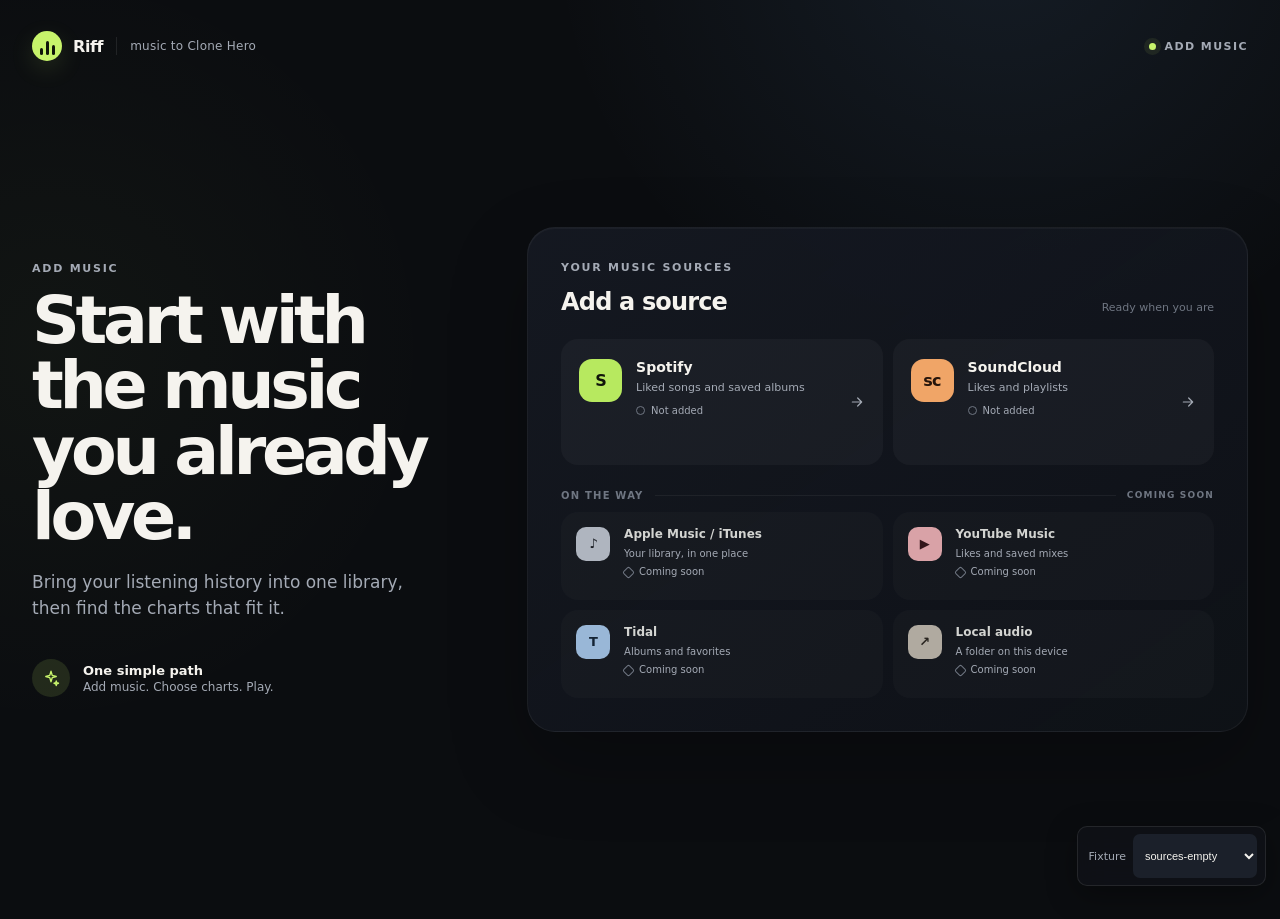
<file: prototype-2/index.html>
<!doctype html>
<html lang="en">
<head>
  <meta charset="utf-8">
  <meta name="viewport" content="width=device-width, initial-scale=1">
  <meta name="color-scheme" content="dark">
  <title>Riff - Visual Prototype 2</title>
  <link rel="icon" href="data:,">
  <link rel="stylesheet" href="styles.css">
</head>
<body>
  <a class="skip-link" href="#main-content">Skip to content</a>
  <div id="app"></div>
  <div id="announcer" class="sr-only" aria-live="polite"></div>
  <script src="fixtures.js"></script>
  <script src="app.js"></script>
</body>
</html>
</file>
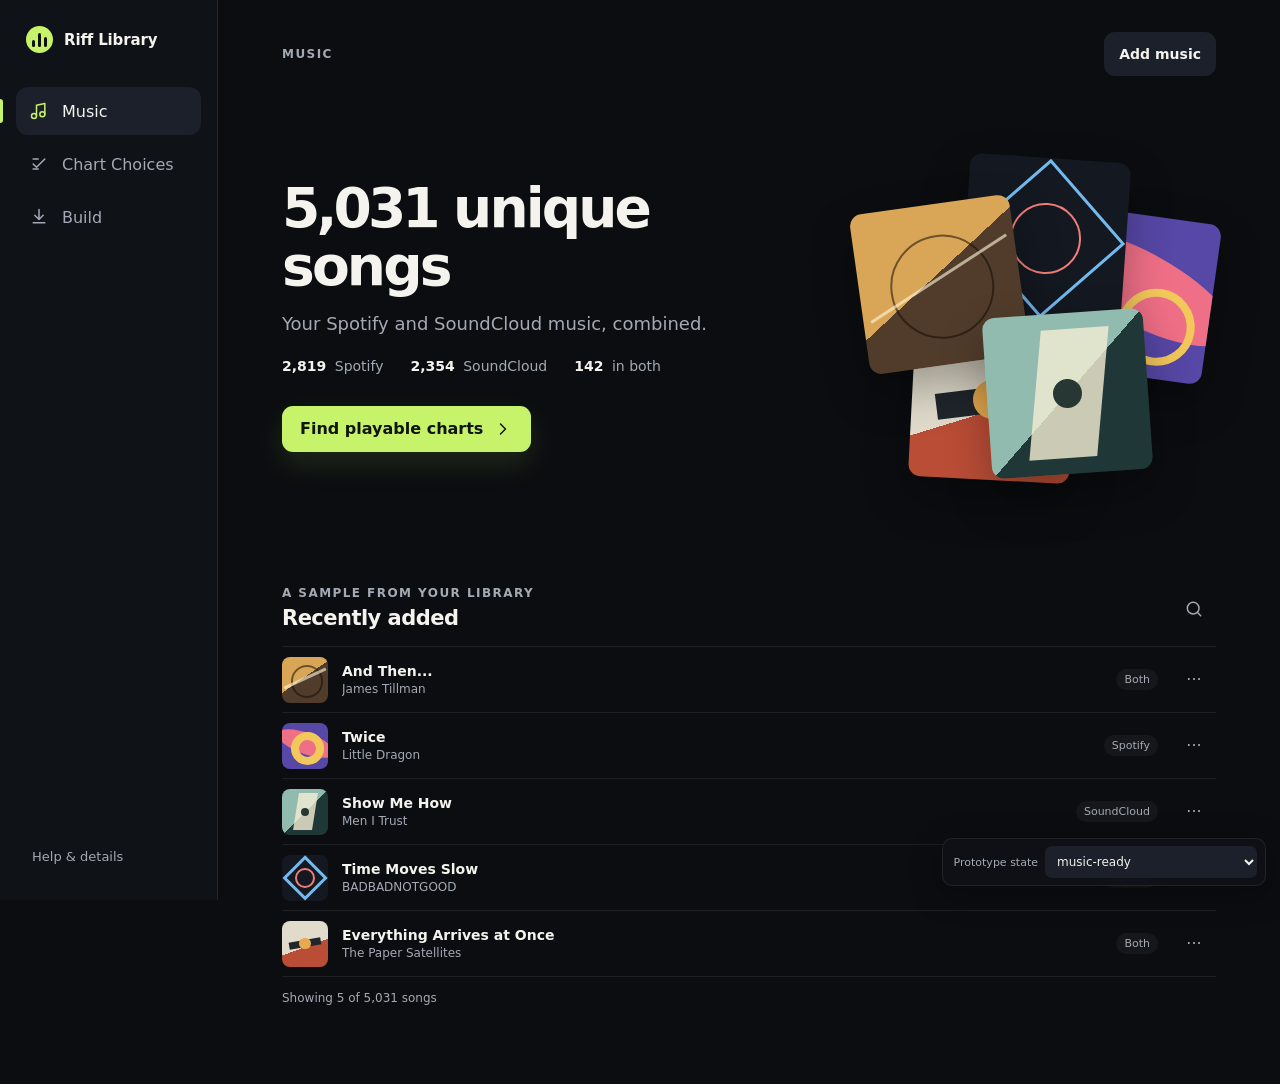
<file: prototype/index.html>
<!doctype html>
<html lang="en">
<head>
  <meta charset="utf-8">
  <meta name="viewport" content="width=device-width, initial-scale=1">
  <meta name="color-scheme" content="dark">
  <title>Music to Clone Hero - Visual Prototype 1</title>
  <link rel="icon" href="data:,">
  <link rel="stylesheet" href="styles.css">
</head>
<body>
  <a class="skip-link" href="#main-content">Skip to content</a>
  <div id="app"></div>
  <div id="announcer" class="sr-only" aria-live="polite"></div>
  <script src="fixtures.js"></script>
  <script src="app.js"></script>
</body>
</html>
</file>
<file: prototype-2/styles.css>
:root {
  color-scheme: dark;
  --canvas: #0b0d10;
  --deep: #0f1217;
  --raised: #151922;
  --hover: #1b202a;
  --text: #f5f3ee;
  --muted: #a4aab5;
  --faint: #6f7682;
  --accent: #c7f36b;
  --accent-soft: rgba(199, 243, 107, .12);
  --info: #78b7ff;
  --warning: #e8b35b;
  --danger: #ff6b70;
  --hairline: rgba(255, 255, 255, .09);
  --hairline-soft: rgba(255, 255, 255, .055);
  --content-width: 1240px;
  --radius: 22px;
  font-family: "Segoe UI Variable", "Segoe UI", system-ui, sans-serif;
}

* { box-sizing: border-box; }

html {
  min-width: 320px;
  background: var(--canvas);
  scroll-behavior: smooth;
}

body {
  min-width: 320px;
  min-height: 100vh;
  margin: 0;
  overflow-x: hidden;
  background:
    radial-gradient(circle at 78% -8%, rgba(120, 183, 255, .09), transparent 28rem),
    radial-gradient(circle at 4% 38%, rgba(199, 243, 107, .035), transparent 24rem),
    var(--canvas);
  color: var(--text);
}

button, input { font: inherit; }
button { color: inherit; }
button, input { -webkit-tap-highlight-color: transparent; }
button { cursor: pointer; }
button:focus-visible, input:focus-visible, summary:focus-visible, a:focus-visible {
  outline: 3px solid var(--info);
  outline-offset: 3px;
}

svg {
  width: 20px;
  height: 20px;
  flex: 0 0 auto;
  fill: none;
  stroke: currentColor;
  stroke-width: 1.8;
  stroke-linecap: round;
  stroke-linejoin: round;
}

h1, h2, h3, p { overflow-wrap: anywhere; }
h1, h2, h3, p { margin-top: 0; }

.sr-only {
  position: absolute;
  width: 1px;
  height: 1px;
  padding: 0;
  overflow: hidden;
  clip: rect(0, 0, 0, 0);
  white-space: nowrap;
  border: 0;
}

.skip-link {
  position: fixed;
  z-index: 100;
  top: -80px;
  left: 16px;
  min-height: 44px;
  display: inline-flex;
  align-items: center;
  padding: 12px 16px;
  border-radius: 10px;
  background: var(--accent);
  color: #10150a;
  font-weight: 750;
}

.skip-link:focus { top: 16px; }

.app-shell { min-height: 100vh; }

.topbar {
  width: min(100% - 64px, 1340px);
  min-height: 92px;
  display: flex;
  align-items: center;
  justify-content: space-between;
  gap: 24px;
  margin: 0 auto;
  padding: 22px 0;
}

.brand {
  display: flex;
  align-items: center;
  min-width: 0;
  gap: 11px;
}

.brand-mark {
  width: 30px;
  height: 30px;
  display: flex;
  align-items: flex-end;
  justify-content: center;
  gap: 3px;
  padding: 6px 6px;
  border-radius: 50%;
  background: var(--accent);
  box-shadow: 0 8px 24px rgba(199, 243, 107, .13);
}

.brand-mark i {
  display: block;
  width: 3px;
  border-radius: 4px;
  background: #10150a;
}

.brand-mark i:nth-child(1) { height: 7px; }
.brand-mark i:nth-child(2) { height: 14px; }
.brand-mark i:nth-child(3) { height: 10px; }

.brand-name {
  font-size: 16px;
  font-weight: 760;
  letter-spacing: -.025em;
}

.brand-divider {
  width: 1px;
  height: 18px;
  margin: 0 2px;
  background: var(--hairline);
}

.brand-context {
  color: var(--muted);
  font-size: 12px;
  letter-spacing: .02em;
}

.stage-label {
  display: inline-flex;
  align-items: center;
  gap: 9px;
  color: var(--muted);
  font-size: 11px;
  font-weight: 750;
  letter-spacing: .13em;
  text-transform: uppercase;
}

.stage-pip {
  width: 7px;
  height: 7px;
  display: block;
  border-radius: 50%;
  background: var(--accent);
  box-shadow: 0 0 0 5px rgba(199, 243, 107, .08);
}

.main-content {
  min-height: calc(100vh - 92px);
  padding: 25px 32px 76px;
}

.stage-section {
  width: min(100%, var(--content-width));
  margin: 0 auto;
}

.overline {
  margin: 0 0 13px;
  color: var(--muted);
  font-size: 11px;
  font-weight: 800;
  letter-spacing: .16em;
  line-height: 1.2;
  text-transform: uppercase;
}

.button {
  min-height: 48px;
  display: inline-flex;
  align-items: center;
  justify-content: center;
  gap: 10px;
  border: 0;
  border-radius: 13px;
  padding: 0 19px;
  font-size: 14px;
  font-weight: 720;
  line-height: 1.2;
  text-decoration: none;
  transition: transform .16s ease, background .16s ease, color .16s ease, box-shadow .16s ease;
}

.button:hover:not(:disabled) { transform: translateY(-1px); }
.button svg { width: 17px; height: 17px; }

.button.primary {
  background: var(--accent);
  color: #10150a;
  box-shadow: 0 13px 32px rgba(199, 243, 107, .12);
}

.button.primary:hover { background: #d5ff7d; }

.button.secondary {
  background: var(--hover);
  color: var(--text);
}

.button.secondary:hover { background: #252b37; }

.button.quiet {
  background: transparent;
  color: var(--muted);
}

.button.quiet:hover { background: var(--hover); color: var(--text); }

.button:disabled { cursor: default; opacity: .42; }

.button-row {
  display: flex;
  flex-wrap: wrap;
  align-items: center;
  gap: 10px;
}

.icon-button {
  width: 44px;
  height: 44px;
  display: inline-grid;
  place-items: center;
  border: 0;
  border-radius: 50%;
  background: transparent;
  color: var(--muted);
}

.icon-button:hover { background: var(--hover); color: var(--text); }

.text-link {
  min-height: 44px;
  display: inline-flex;
  align-items: center;
  gap: 8px;
  width: max-content;
  max-width: 100%;
  padding: 0;
  border: 0;
  background: transparent;
  color: var(--muted);
  font-size: 13px;
  font-weight: 650;
}

.text-link:hover { color: var(--accent); }
.text-link svg { width: 16px; height: 16px; }

/* Small, abstract artwork keeps the prototype image-free and self-contained. */
.album-art {
  position: relative;
  display: block;
  flex: 0 0 auto;
  aspect-ratio: 1;
  overflow: hidden;
  background: #252b35;
}

.album-art::before, .album-art::after, .album-art > span { content: ""; position: absolute; display: block; }
.cover-1 { background: linear-gradient(145deg, #d9a657 0 46%, #513c2b 46%); }
.cover-1::before { width: 62%; height: 62%; left: 19%; top: 19%; border: 2px solid rgba(20, 12, 5, .55); border-radius: 50%; }
.cover-1::after { inset: 45% 0 auto; height: 3px; background: rgba(255, 245, 215, .62); transform: rotate(-25deg); }
.cover-2 { background: #5747a6; }
.cover-2::before { width: 130%; height: 45%; left: -12%; top: 22%; border-radius: 50%; background: #ef6f87; transform: rotate(20deg); }
.cover-2::after { width: 38%; height: 38%; right: 8%; bottom: 8%; border: 8px solid #f3c85b; border-radius: 50%; }
.cover-3 { background: linear-gradient(135deg, #90bbae, #90bbae 50%, #203737 50%); }
.cover-3::before { width: 42%; height: 80%; left: 30%; top: 10%; background: rgba(246, 239, 213, .8); transform: skew(-9deg); }
.cover-3::after { width: 18%; height: 18%; left: 41%; top: 41%; border-radius: 50%; background: #263734; }
.cover-4 { background: #141820; }
.cover-4::before { inset: 15%; border: 3px solid #73b9ee; transform: rotate(45deg); }
.cover-4::after { inset: 28%; border: 2px solid #f07d79; border-radius: 50%; }
.cover-5 { background: linear-gradient(160deg, #e0dbcb 0 55%, #ba4d36 55%); }
.cover-5::before { width: 70%; height: 16%; left: 15%; top: 42%; background: #20262c; transform: rotate(-10deg); }
.cover-5::after { width: 24%; height: 24%; left: 38%; top: 38%; border-radius: 50%; background: #e7aa4f; }
.cover-6 { background: linear-gradient(145deg, #234c49, #6fac86); }
.cover-6::before { width: 70%; height: 70%; left: 15%; top: 15%; border: 1px solid rgba(255, 255, 255, .55); border-radius: 50%; }
.cover-6::after { width: 2px; height: 100%; left: 50%; background: rgba(255, 255, 255, .45); transform: rotate(35deg); }
.cover-7 { background: linear-gradient(135deg, #bc4559, #351a35); }
.cover-7::before { width: 70%; height: 70%; left: -20%; top: 15%; border: 9px solid #efbb68; border-radius: 50%; }
.cover-7::after { width: 30%; height: 30%; right: 10%; top: 10%; border: 3px solid #e7d9b9; }
.art-small { width: 46px; border-radius: 10px; }

/* Opening source drawer */
.source-stage {
  min-height: calc(100vh - 175px);
  display: grid;
  grid-template-columns: minmax(270px, .72fr) minmax(0, 1.28fr);
  align-items: center;
  gap: clamp(42px, 7vw, 104px);
}

.source-intro { max-width: 470px; }
.source-intro h1 { margin-bottom: 21px; font-size: clamp(44px, 5.2vw, 72px); font-weight: 690; letter-spacing: -.065em; line-height: .98; }
.lead-copy { color: var(--muted); font-size: 17px; line-height: 1.5; }
.source-intro .lead-copy { max-width: 390px; margin-bottom: 38px; }

.journey-note {
  display: flex;
  align-items: center;
  gap: 13px;
  width: max-content;
  max-width: 100%;
  color: var(--muted);
}

.journey-note-mark {
  width: 38px;
  height: 38px;
  display: grid;
  place-items: center;
  border-radius: 50%;
  background: var(--accent-soft);
  color: var(--accent);
}

.journey-note-mark svg { width: 18px; height: 18px; }
.journey-note > span:last-child { display: grid; gap: 2px; }
.journey-note strong { color: var(--text); font-size: 13px; }
.journey-note small { font-size: 12px; }

.source-drawer {
  min-width: 0;
  padding: clamp(23px, 3vw, 33px);
  border: 1px solid var(--hairline-soft);
  border-radius: 28px;
  background: linear-gradient(145deg, rgba(21, 25, 34, .96), rgba(15, 18, 23, .92));
  box-shadow: 0 30px 80px rgba(0, 0, 0, .23), inset 0 1px 0 rgba(255, 255, 255, .035);
}

.drawer-head { display: flex; align-items: end; justify-content: space-between; gap: 18px; margin-bottom: 23px; }
.drawer-head h2 { margin: 0; font-size: 24px; letter-spacing: -.035em; }
.drawer-meta { padding-bottom: 2px; color: var(--faint); font-size: 11px; }

.source-grid { display: grid; grid-template-columns: repeat(2, minmax(0, 1fr)); gap: 10px; }

.source-tile {
  min-width: 0;
  min-height: 126px;
  position: relative;
  display: flex;
  align-items: flex-start;
  gap: 14px;
  padding: 19px 17px;
  border: 1px solid transparent;
  border-radius: 17px;
  text-align: left;
}

.source-action {
  background: rgba(255, 255, 255, .035);
  transition: background .16s ease, border-color .16s ease, transform .16s ease;
}

.source-action:hover {
  border-color: rgba(199, 243, 107, .22);
  background: var(--hover);
  transform: translateY(-2px);
}

.source-coming {
  background: rgba(255, 255, 255, .018);
  color: var(--muted);
}

.source-coming .source-tile-copy > strong { color: #d3d4d1; }

.source-mark {
  width: 43px;
  height: 43px;
  display: grid;
  place-items: center;
  flex: 0 0 auto;
  border-radius: 13px;
  color: #10150a;
  font-size: 16px;
  font-weight: 800;
  letter-spacing: -.04em;
}

.source-mark > span { position: relative; z-index: 1; }
.source-spotify { background: #b7e95f; }
.source-soundcloud { background: #f0a567; color: #26150b; }
.source-apple { background: #afb5bf; color: #1b1e24; }
.source-youtube { background: #d9a2a7; color: #32161a; }
.source-tidal { background: #99b7d7; color: #142334; }
.source-local { background: #b0aaa0; color: #28241f; }

.source-tile-copy { min-width: 0; display: grid; align-content: start; gap: 5px; }
.source-tile-copy > strong { color: var(--text); font-size: 14px; line-height: 1.25; }
.source-tile-copy > small { color: var(--muted); font-size: 11px; line-height: 1.35; }
.source-tile > svg { width: 16px; height: 16px; align-self: center; margin-left: auto; color: var(--muted); }
.source-tile:hover > svg { color: var(--accent); }

.status-cue { display: inline-flex; align-items: center; gap: 6px; width: max-content; max-width: 100%; color: var(--muted); font-size: 10px; line-height: 1.2; }
.status-symbol { width: 9px; height: 9px; position: relative; display: inline-block; flex: 0 0 auto; border-radius: 50%; }
.status-not-added .status-symbol { border: 1px solid var(--faint); }
.status-added .status-symbol { background: var(--accent); }
.status-added .status-symbol::after { content: ""; position: absolute; width: 3px; height: 5px; left: 3px; top: 1px; border-right: 1px solid #10150a; border-bottom: 1px solid #10150a; transform: rotate(40deg); }
.status-attention .status-symbol { border: 1px solid var(--warning); }
.status-attention .status-symbol::after { content: "!"; position: absolute; inset: -5px 0 0; color: var(--warning); font-size: 9px; font-weight: 800; text-align: center; }
.status-working .status-symbol { border: 1px dashed var(--info); animation: status-breathe 1.5s ease-in-out infinite; }
.status-coming .status-symbol { border: 1px solid var(--faint); transform: rotate(45deg); border-radius: 2px; }
.source-tile .status-cue { margin-top: 4px; }
.coming-note { align-self: center; margin-left: auto; color: var(--faint); font-size: 10px; white-space: nowrap; }

.future-heading { display: flex; align-items: center; gap: 11px; margin: 25px 0 11px; color: var(--faint); font-size: 10px; font-weight: 750; letter-spacing: .12em; text-transform: uppercase; }
.future-heading > span:first-child { white-space: nowrap; }
.future-rule { height: 1px; flex: 1; background: var(--hairline-soft); }
.future-heading small { color: var(--faint); font-size: 9px; }
.source-grid-future .source-tile { min-height: 88px; padding: 14px; }
.source-grid-future .source-mark { width: 34px; height: 34px; border-radius: 10px; font-size: 13px; }
.source-grid-future .source-tile-copy > strong { font-size: 12px; }
.source-grid-future .source-tile-copy > small { font-size: 10px; }
.source-grid-future .source-tile-copy .status-cue { margin-top: 1px; }

/* Reusable source sheet */
.sheet-backdrop {
  position: fixed;
  z-index: 60;
  inset: 0;
  display: flex;
  justify-content: flex-end;
  background: rgba(5, 7, 9, .64);
  backdrop-filter: blur(8px);
}

.source-sheet {
  width: min(100%, 470px);
  height: 100%;
  overflow-y: auto;
  background: linear-gradient(155deg, #181d27, #11151c 75%);
  box-shadow: -26px 0 80px rgba(0, 0, 0, .35);
  animation: sheet-in .22s ease both;
}

.sheet-head { display: flex; align-items: flex-start; justify-content: space-between; gap: 18px; padding: 29px 30px 22px; border-bottom: 1px solid var(--hairline-soft); }
.sheet-source-title { min-width: 0; display: flex; align-items: center; gap: 14px; }
.sheet-source-title .source-mark { width: 50px; height: 50px; border-radius: 15px; }
.sheet-source-title h2 { margin: 0 0 7px; font-size: 25px; letter-spacing: -.04em; }
.sheet-head .overline { margin-bottom: 7px; }
.sheet-status .status-cue { font-size: 11px; }
.sheet-body { padding: 29px 30px 40px; }
.sheet-lead { max-width: 350px; margin-bottom: 28px; color: var(--muted); font-size: 17px; line-height: 1.45; }
.sheet-stat { display: flex; align-items: baseline; gap: 9px; padding: 17px 0 6px; border-top: 1px solid var(--hairline); }
.sheet-stat strong { font-size: 35px; letter-spacing: -.06em; font-variant-numeric: tabular-nums; }
.sheet-stat span { color: var(--muted); font-size: 13px; }
.sheet-updated { margin: 0 0 22px; color: var(--faint); font-size: 12px; }
.attention-note { display: flex; align-items: center; gap: 11px; margin: 0 0 22px; padding: 13px 14px; border-radius: 13px; background: rgba(232, 179, 91, .09); }
.attention-symbol { width: 21px; height: 21px; display: grid; place-items: center; flex: 0 0 auto; border: 1px solid var(--warning); border-radius: 50%; color: var(--warning); font-size: 12px; font-weight: 800; }
.attention-note span:last-child { display: grid; gap: 2px; }
.attention-note strong { font-size: 12px; }
.attention-note small { color: var(--muted); font-size: 11px; }
.sheet-actions { display: grid; gap: 8px; margin-top: 22px; }
.sheet-actions .button { width: 100%; }
.remove-source { min-height: 44px; margin-top: 23px; padding: 0; border: 0; background: transparent; color: var(--muted); font-size: 12px; }
.remove-source:hover { color: var(--danger); }
.sheet-preview { display: flex; align-items: center; gap: 12px; padding: 16px; border-radius: 15px; background: rgba(199, 243, 107, .07); }
.preview-mark { width: 33px; height: 33px; display: grid; place-items: center; border-radius: 50%; background: var(--accent); color: #10150a; }
.preview-mark svg { width: 17px; height: 17px; }
.sheet-preview > div { display: grid; gap: 3px; }
.sheet-preview strong { font-size: 13px; }
.sheet-preview small { color: var(--muted); font-size: 11px; }
.sheet-footnote { margin: 23px 0 0; color: var(--faint); font-size: 11px; line-height: 1.45; }

/* Music summary */
.ready-stage {
  min-height: calc(100vh - 180px);
  display: grid;
  grid-template-columns: minmax(0, .92fr) minmax(350px, .88fr);
  align-items: center;
  gap: clamp(40px, 8vw, 128px);
}

.ready-copy { max-width: 600px; }
.ready-copy h1 { display: flex; align-items: baseline; flex-wrap: wrap; gap: 14px; margin-bottom: 10px; font-size: clamp(70px, 9.3vw, 132px); font-weight: 670; letter-spacing: -.105em; line-height: .83; }
.hero-number { font-variant-numeric: tabular-nums; }
.hero-unit { color: var(--muted); font-size: clamp(21px, 2.5vw, 31px); font-weight: 500; letter-spacing: -.05em; }
.ready-copy > .lead-copy { margin-bottom: 33px; }
.source-summary { max-width: 455px; margin-bottom: 32px; border-top: 1px solid var(--hairline); }
.source-summary-row { min-height: 49px; display: grid; grid-template-columns: minmax(0, 1fr) auto auto; align-items: center; gap: 10px; border-bottom: 1px solid var(--hairline-soft); color: var(--muted); font-size: 13px; }
.source-summary-name { min-width: 0; display: flex; align-items: center; gap: 10px; }
.source-summary-row strong { color: var(--text); font-size: 15px; font-variant-numeric: tabular-nums; }
.source-summary-row > span:last-child { color: var(--faint); font-size: 11px; }
.mini-source, .shared-mark { width: 23px; height: 23px; display: grid; place-items: center; border-radius: 7px; color: #10150a; font-size: 9px; font-weight: 800; }
.mini-source.source-spotify { background: var(--accent); }
.mini-source.source-soundcloud { background: #f0a567; color: #26150b; }
.shared-mark { background: var(--hover); color: var(--info); font-size: 15px; }
.ready-actions { display: grid; gap: 12px; }
.ready-actions .button-row { align-items: stretch; }
.format-action { position: relative; }
.ready-actions .text-link { margin-left: 4px; }

.ready-visual { position: relative; min-height: 470px; display: grid; place-items: center; }
.ready-visual::before { content: ""; position: absolute; width: 360px; aspect-ratio: 1; border-radius: 50%; background: radial-gradient(circle, rgba(199, 243, 107, .08), transparent 65%); filter: blur(6px); }
.source-orbit { position: absolute; width: 256px; aspect-ratio: 1; display: flex; flex-direction: column; align-items: center; justify-content: center; border: 1px solid rgba(255, 255, 255, .14); border-radius: 50%; background: rgba(21, 25, 34, .75); box-shadow: 0 24px 80px rgba(0, 0, 0, .3); }
.source-orbit span { color: var(--muted); font-size: 11px; letter-spacing: .06em; text-transform: uppercase; }
.source-orbit strong { margin-top: 7px; color: var(--text); font-size: 31px; letter-spacing: -.07em; font-variant-numeric: tabular-nums; }
.orbit-spotify { left: 5%; top: 12%; transform: rotate(-9deg); }
.orbit-soundcloud { right: 2%; bottom: 11%; transform: rotate(8deg); }
.orbit-center { position: relative; z-index: 2; width: 124px; aspect-ratio: 1; display: grid; place-items: center; align-content: center; gap: 3px; border: 8px solid var(--canvas); border-radius: 50%; background: var(--accent); color: #10150a; box-shadow: 0 24px 55px rgba(0, 0, 0, .45); text-align: center; }
.orbit-center svg { width: 28px; height: 28px; stroke-width: 1.5; }
.orbit-center span { font-size: 10px; font-weight: 800; letter-spacing: .08em; line-height: 1.15; text-transform: uppercase; }
.visual-spark { position: absolute; width: 8px; height: 8px; border-radius: 50%; background: var(--info); box-shadow: 0 0 0 8px rgba(120, 183, 255, .08); }
.spark-one { top: 9%; right: 20%; }
.spark-two { bottom: 20%; left: 12%; width: 5px; height: 5px; background: var(--accent); box-shadow: 0 0 0 6px rgba(199, 243, 107, .08); }

/* Matching */
.matching-stage {
  min-height: calc(100vh - 180px);
  display: grid;
  grid-template-columns: minmax(300px, .85fr) minmax(0, 1.15fr);
  align-items: center;
  gap: clamp(54px, 9vw, 145px);
}

.matching-visual { position: relative; min-height: 420px; display: grid; place-items: center; }
.matching-glow { position: absolute; width: 320px; aspect-ratio: 1; border-radius: 50%; background: rgba(199, 243, 107, .08); filter: blur(45px); }
.matching-record { position: absolute; width: min(31vw, 340px); aspect-ratio: 1; border-radius: 50%; background: repeating-radial-gradient(circle, #161a20 0 4px, #242a32 5px 6px); box-shadow: 0 28px 70px rgba(0, 0, 0, .42); transform: rotate(-13deg); }
.matching-record::before { content: ""; position: absolute; inset: 34%; border-radius: 50%; background: #242a32; }
.matching-record::after { content: ""; position: absolute; inset: 47%; border-radius: 50%; background: var(--canvas); }
.progress-ring { position: relative; z-index: 2; width: min(27vw, 300px); aspect-ratio: 1; display: grid; place-items: center; border-radius: 50%; background: conic-gradient(var(--accent) 0 var(--progress), rgba(255, 255, 255, .085) var(--progress) 100%); box-shadow: 0 0 75px rgba(199, 243, 107, .13); transform: rotate(-16deg); }
.progress-ring::before { content: ""; position: absolute; inset: 10px; border-radius: inherit; background: var(--canvas); }
.progress-ring-inner { position: relative; z-index: 1; display: grid; gap: 2px; text-align: center; transform: rotate(16deg); }
.progress-ring-inner strong { font-size: 52px; font-weight: 670; letter-spacing: -.08em; }
.progress-ring-inner span { color: var(--muted); font-size: 10px; font-weight: 750; letter-spacing: .15em; text-transform: uppercase; }
.matching-needle { position: absolute; z-index: 3; top: 22px; left: calc(50% + 83px); width: 11px; height: 11px; border-radius: 50%; background: var(--accent); box-shadow: 0 0 0 7px var(--canvas), 0 0 0 8px rgba(199, 243, 107, .28); }
.matching-copy { max-width: 640px; }
.matching-copy h1 { max-width: 590px; margin-bottom: 23px; font-size: clamp(45px, 5.3vw, 71px); font-weight: 680; letter-spacing: -.067em; line-height: .98; }
.matching-count { margin: 0 0 12px; color: var(--muted); font-size: 20px; }
.matching-count strong { color: var(--text); font-size: 30px; letter-spacing: -.05em; font-variant-numeric: tabular-nums; }
.fine-progress, .building-progress { height: 6px; overflow: hidden; border-radius: 99px; background: rgba(255, 255, 255, .08); }
.fine-progress span, .building-progress span { display: block; height: 100%; border-radius: inherit; background: var(--accent); }
.current-check { min-height: 81px; display: flex; align-items: center; gap: 14px; margin-top: 31px; padding: 13px 0; border-top: 1px solid var(--hairline); border-bottom: 1px solid var(--hairline); }
.current-art { position: relative; }
.current-art .album-art { width: 54px; border-radius: 11px; }
.scan-line { position: absolute; z-index: 2; left: 7px; right: 7px; top: 50%; height: 1px; background: var(--accent); box-shadow: 0 0 8px var(--accent); animation: scan 2.3s ease-in-out infinite; }
.current-check > div:last-child { min-width: 0; display: grid; gap: 5px; }
.current-check small { color: var(--muted); font-size: 10px; font-weight: 750; letter-spacing: .12em; text-transform: uppercase; }
.current-check strong { overflow: hidden; color: var(--text); font-size: 14px; text-overflow: ellipsis; white-space: nowrap; }
.current-check strong span { color: var(--muted); font-weight: 400; }
.matching-reassurance, .building-reassurance { display: flex; align-items: center; gap: 12px; margin-top: 23px; }
.reassurance-mark { width: 35px; height: 35px; display: grid; place-items: center; flex: 0 0 auto; border-radius: 50%; background: var(--accent-soft); color: var(--accent); }
.reassurance-mark svg { width: 17px; height: 17px; }
.matching-reassurance > span:last-child, .building-reassurance > span:nth-child(2) { display: grid; gap: 2px; }
.matching-reassurance strong, .building-reassurance strong { font-size: 13px; }
.matching-reassurance small, .building-reassurance small { color: var(--muted); font-size: 12px; }
.elapsed { display: flex; align-items: center; gap: 8px; margin: 20px 0 0; color: var(--muted); font-size: 12px; }
.elapsed strong { color: var(--text); font-variant-numeric: tabular-nums; }
.details { margin-top: 19px; color: var(--muted); font-size: 12px; }
.details summary { width: max-content; min-width: 44px; min-height: 44px; display: flex; align-items: center; cursor: pointer; }
.details summary:hover { color: var(--text); }
.details p { max-width: 600px; margin: 3px 0 0; line-height: 1.55; }

/* Chart cohorts and compact confirmation */
.found-stage { padding-top: 12px; }
.found-head { display: flex; align-items: end; justify-content: space-between; gap: 30px; margin-bottom: 36px; }
.found-head h1 { max-width: 740px; margin: 0; font-size: clamp(43px, 5.3vw, 70px); font-weight: 680; letter-spacing: -.068em; line-height: .98; }
.found-head h1 span { color: var(--accent); }
.selection-status { min-height: 43px; display: inline-flex; align-items: center; gap: 10px; flex: 0 0 auto; padding: 0 13px; border-radius: 99px; color: var(--muted); font-size: 12px; }
.selection-status.has-selection { background: var(--accent-soft); color: var(--accent); }
.status-check { width: 23px; height: 23px; display: grid; place-items: center; border-radius: 50%; background: var(--accent); color: #10150a; }
.status-check svg { width: 14px; height: 14px; stroke-width: 2.4; }
.empty-status-mark { width: 14px; height: 14px; display: block; border: 1px solid var(--faint); border-radius: 50%; }
.cohort-grid { display: grid; grid-template-columns: repeat(2, minmax(0, 1fr)); gap: 15px; }
.cohort-card { min-width: 0; padding: 25px 25px 19px; border: 1px solid transparent; border-radius: 19px; background: linear-gradient(145deg, rgba(21, 25, 34, .98), rgba(18, 22, 29, .84)); box-shadow: inset 0 1px 0 rgba(255, 255, 255, .035); transition: border-color .16s ease, background .16s ease; }
.cohort-card:hover { border-color: rgba(255, 255, 255, .14); }
.cohort-card.is-selected { border-color: rgba(199, 243, 107, .54); background: linear-gradient(145deg, rgba(199, 243, 107, .12), rgba(21, 25, 34, .95) 54%); }
.cohort-card-head { display: flex; align-items: flex-start; gap: 13px; min-width: 0; }
.cohort-index { width: 31px; height: 31px; display: grid; place-items: center; flex: 0 0 auto; border: 1px solid var(--faint); border-radius: 50%; color: #10150a; }
.cohort-index svg { width: 16px; height: 16px; }
.is-selected .cohort-index { border-color: var(--accent); background: var(--accent); }
.cohort-card-head > div:nth-child(2) { min-width: 0; }
.cohort-label { margin: 0 0 5px; color: var(--muted); font-size: 10px; font-weight: 800; letter-spacing: .13em; text-transform: uppercase; }
.cohort-card h2 { margin: 0; font-size: 21px; letter-spacing: -.035em; }
.cohort-card h2 strong { font-size: 29px; font-weight: 670; letter-spacing: -.07em; font-variant-numeric: tabular-nums; }
.cohort-card > p { min-height: 42px; margin: 18px 0 17px 44px; color: var(--muted); font-size: 13px; line-height: 1.48; }
.selected-badge { min-height: 26px; display: inline-flex; align-items: center; margin-left: auto; padding: 0 9px; border-radius: 99px; background: var(--accent); color: #10150a; font-size: 10px; font-weight: 800; text-transform: uppercase; }
.cohort-action { min-height: 48px; display: flex; align-items: center; justify-content: space-between; gap: 10px; width: 100%; padding: 0 0 0 44px; border: 0; border-top: 1px solid var(--hairline); background: transparent; color: var(--text); font-size: 13px; font-weight: 720; text-align: left; }
.cohort-action svg { width: 17px; color: var(--muted); }
.cohort-action:hover { color: var(--accent); }
.cohort-action:hover svg { color: var(--accent); }
.is-selected .cohort-action { color: var(--accent); }
.is-selected .cohort-action svg { color: var(--accent); }

.confirmation-list { margin-top: 42px; }
.list-head { display: flex; align-items: end; justify-content: space-between; gap: 18px; margin-bottom: 16px; }
.list-head .overline { margin-bottom: 6px; }
.list-head h2 { margin: 0; font-size: 21px; letter-spacing: -.035em; }
.list-note { color: var(--faint); font-size: 11px; }
.list-toolbar { display: flex; align-items: center; justify-content: space-between; gap: 14px; margin-bottom: 13px; }
.search-field { min-width: 190px; height: 44px; display: flex; align-items: center; gap: 9px; padding: 0 12px; border-radius: 11px; background: var(--raised); color: var(--muted); }
.search-field svg { width: 17px; height: 17px; }
.search-field input { width: 100%; min-width: 0; border: 0; outline: 0; background: transparent; color: var(--text); font-size: 13px; }
.search-field input::placeholder { color: var(--faint); }
.filter-group { display: flex; align-items: center; flex-wrap: wrap; justify-content: flex-end; gap: 3px; }
.filter-button { min-height: 44px; padding: 0 11px; border: 0; border-radius: 9px; background: transparent; color: var(--muted); font-size: 11px; font-weight: 650; }
.filter-button:hover, .filter-button.is-active { background: var(--hover); color: var(--text); }
.filter-button.is-active { box-shadow: inset 0 -2px var(--accent); }
.chart-list { border-top: 1px solid var(--hairline); }
.chart-row { min-width: 0; min-height: 76px; display: grid; grid-template-columns: 44px 46px minmax(140px, .95fr) minmax(150px, .8fr) minmax(230px, 1.25fr); align-items: center; gap: 11px; border-bottom: 1px solid var(--hairline-soft); transition: background .15s ease; }
.chart-row:hover { background: linear-gradient(90deg, transparent, rgba(255, 255, 255, .025), transparent); }
.chart-row.is-row-selected { background: linear-gradient(90deg, rgba(199, 243, 107, .035), transparent 62%); }
.row-check { width: 44px; height: 44px; display: grid; place-items: center; cursor: pointer; }
.row-check input { position: absolute; width: 1px; height: 1px; opacity: 0; }
.custom-check { width: 20px; height: 20px; display: grid; place-items: center; border: 1px solid var(--faint); border-radius: 6px; color: transparent; }
.custom-check svg { width: 14px; height: 14px; stroke-width: 2.5; }
.row-check input:focus-visible + .custom-check { outline: 3px solid var(--info); outline-offset: 3px; }
.row-check input:checked + .custom-check { border-color: var(--accent); background: var(--accent); color: #10150a; }
.chart-song, .chart-version { min-width: 0; display: grid; gap: 4px; }
.chart-song strong, .chart-song small, .chart-version > span { overflow: hidden; text-overflow: ellipsis; white-space: nowrap; }
.chart-song strong { font-size: 13px; }
.chart-song small { color: var(--muted); font-size: 11px; }
.chart-tags { min-width: 0; display: flex; flex-wrap: wrap; gap: 5px; }
.source-tag, .tier-tag { min-height: 24px; display: inline-flex; align-items: center; width: max-content; max-width: 100%; padding: 0 7px; border-radius: 6px; font-size: 9px; white-space: nowrap; }
.source-tag { background: rgba(255, 255, 255, .05); color: var(--muted); }
.tier-tag { color: var(--info); background: rgba(120, 183, 255, .09); }
.tier-best { color: var(--accent); background: rgba(199, 243, 107, .09); }
.chart-version { align-items: start; }
.chart-version > span { color: var(--muted); font-size: 12px; }
.change-version { min-height: 44px; width: max-content; padding: 0; border: 0; background: transparent; color: var(--faint); font-size: 10px; }
.change-version:hover { color: var(--accent); }
.concern-label { display: inline-flex; align-items: center; gap: 4px; margin-left: 7px; color: var(--warning); font-size: 9px; font-style: normal; }
.concern-label span { width: 14px; height: 14px; display: inline-grid; place-items: center; border: 1px solid var(--warning); border-radius: 50%; font-size: 9px; font-weight: 800; }
.empty-filter { margin: 0; padding: 30px 0; color: var(--muted); font-size: 13px; }
.found-footer { display: flex; align-items: center; justify-content: space-between; gap: 20px; margin-top: 28px; }
.found-gaps { display: flex; flex-wrap: wrap; gap: 10px 20px; color: var(--muted); font-size: 11px; }
.found-gaps strong { margin-right: 3px; color: var(--text); font-variant-numeric: tabular-nums; }
.footer-hint { color: var(--faint); font-size: 12px; }

/* Download ready */
.ready-download-stage { min-height: calc(100vh - 180px); display: grid; grid-template-columns: minmax(0, .94fr) minmax(330px, .86fr); align-items: center; gap: clamp(45px, 9vw, 145px); }
.download-ready-copy { max-width: 590px; }
.download-ready-copy h1 { margin-bottom: 19px; font-size: clamp(47px, 5.5vw, 74px); font-weight: 680; letter-spacing: -.07em; line-height: .97; }
.download-ready-copy h1 span { color: var(--accent); }
.download-ready-copy > .lead-copy { margin-bottom: 32px; }
.download-facts { margin: 0 0 29px; border-top: 1px solid var(--hairline); }
.download-facts > div { min-height: 50px; display: flex; align-items: center; justify-content: space-between; gap: 20px; border-bottom: 1px solid var(--hairline-soft); }
.download-facts dt { color: var(--muted); font-size: 12px; }
.download-facts dd { display: flex; align-items: center; gap: 6px; margin: 0; color: var(--text); font-size: 13px; font-weight: 700; text-align: right; font-variant-numeric: tabular-nums; }
.enough-mark { width: 17px; height: 17px; display: grid; place-items: center; border-radius: 50%; background: var(--accent); color: #10150a; }
.enough-mark svg { width: 11px; height: 11px; stroke-width: 2.6; }
.quiet-back { margin-top: 11px; }
.songs-folder-visual { position: relative; min-height: 470px; display: grid; place-items: center; }
.folder-halo { position: absolute; width: 330px; aspect-ratio: 1; border-radius: 50%; background: radial-gradient(circle, rgba(120, 183, 255, .14), transparent 66%); filter: blur(8px); }
.folder-card { position: relative; z-index: 3; width: 278px; min-height: 128px; display: grid; grid-template-columns: auto 1fr auto; align-items: center; gap: 15px; padding: 20px; border: 1px solid rgba(255, 255, 255, .12); border-radius: 18px; background: rgba(21, 25, 34, .94); box-shadow: 0 28px 70px rgba(0, 0, 0, .42); transform: rotate(-4deg); }
.folder-icon { width: 49px; height: 49px; display: grid; place-items: center; border-radius: 14px; background: var(--accent-soft); color: var(--accent); }
.folder-icon svg { width: 27px; height: 27px; }
.folder-card > span:nth-child(2) { display: grid; gap: 4px; }
.folder-card small { color: var(--muted); font-size: 10px; letter-spacing: .11em; text-transform: uppercase; }
.folder-card strong { font-size: 18px; letter-spacing: -.03em; }
.folder-check { width: 25px; height: 25px; display: grid; place-items: center; border-radius: 50%; background: var(--accent); color: #10150a; }
.folder-check svg { width: 15px; height: 15px; stroke-width: 2.5; }
.folder-art-stack { position: absolute; width: 300px; height: 260px; }
.folder-art-stack .album-art { position: absolute; width: 105px; border-radius: 14px; opacity: .7; box-shadow: 0 19px 38px rgba(0, 0, 0, .3); }
.folder-art-stack .album-art:nth-child(1) { left: 3%; top: 38%; transform: rotate(-20deg); }
.folder-art-stack .album-art:nth-child(2) { right: 0; top: 11%; transform: rotate(16deg); }
.folder-art-stack .album-art:nth-child(3) { right: 17%; bottom: 1%; transform: rotate(-10deg); }

/* Long-running download centerpiece */
.building-stage { max-width: 1110px; padding-top: 16px; }
.building-head { display: flex; align-items: end; justify-content: space-between; gap: 28px; }
.building-head h1 { max-width: 780px; margin-bottom: 17px; font-size: clamp(46px, 5.9vw, 78px); font-weight: 680; letter-spacing: -.076em; line-height: .94; }
.building-count { margin: 0; color: var(--muted); font-size: 18px; }
.building-count strong { color: var(--text); font-size: 29px; letter-spacing: -.06em; font-variant-numeric: tabular-nums; }
.building-percent { display: grid; justify-items: end; flex: 0 0 auto; color: var(--accent); }
.building-percent strong { font-size: 56px; font-weight: 670; letter-spacing: -.09em; font-variant-numeric: tabular-nums; }
.building-percent span { color: var(--muted); font-size: 10px; font-weight: 750; letter-spacing: .14em; text-transform: uppercase; }
.building-progress { height: 10px; margin-top: 32px; background: rgba(255, 255, 255, .09); }
.building-progress span { box-shadow: 0 0 15px rgba(199, 243, 107, .32); }
.flow-visual { position: relative; height: 206px; margin-top: 16px; overflow: hidden; }
.flow-line { position: absolute; left: 50px; right: 86px; top: 104px; height: 1px; background: linear-gradient(90deg, rgba(199, 243, 107, .15), rgba(120, 183, 255, .25), rgba(199, 243, 107, .5)); }
.flow-line::after { content: ""; position: absolute; right: 0; top: -3px; width: 7px; height: 7px; border-top: 1px solid var(--accent); border-right: 1px solid var(--accent); transform: rotate(45deg); }
.flow-orbit { position: absolute; border: 1px solid rgba(120, 183, 255, .13); border-radius: 50%; }
.flow-orbit-one { width: 160px; height: 60px; left: 24px; top: 75px; transform: rotate(-14deg); }
.flow-orbit-two { width: 250px; height: 90px; left: 130px; top: 54px; border-color: rgba(199, 243, 107, .11); transform: rotate(9deg); }
.flow-album { position: absolute; z-index: 2; width: 48px; border-radius: 9px; box-shadow: 0 11px 24px rgba(0, 0, 0, .35); }
.flow-album-one { left: 10%; top: 39px; transform: rotate(-12deg); animation: float-one 5s ease-in-out infinite; }
.flow-album-two { left: 29%; top: 122px; transform: rotate(9deg); animation: float-two 5.7s ease-in-out infinite; }
.flow-album-three { left: 45%; top: 29px; transform: rotate(-4deg); animation: float-three 6.2s ease-in-out infinite; }
.songs-folder-target { position: absolute; z-index: 3; right: 0; top: 48px; width: 108px; min-height: 111px; display: grid; place-items: center; align-content: center; gap: 2px; border: 1px solid rgba(199, 243, 107, .25); border-radius: 18px; background: rgba(21, 25, 34, .94); box-shadow: 0 20px 45px rgba(0, 0, 0, .35), 0 0 35px rgba(199, 243, 107, .06); }
.songs-folder-target span { width: 39px; height: 39px; display: grid; place-items: center; border-radius: 12px; background: var(--accent-soft); color: var(--accent); }
.songs-folder-target svg { width: 23px; height: 23px; }
.songs-folder-target strong { margin-top: 4px; font-size: 13px; }
.songs-folder-target small { color: var(--muted); font-size: 10px; }
.download-now { min-height: 107px; display: flex; align-items: center; gap: 17px; padding: 18px 0; border-top: 1px solid var(--hairline); border-bottom: 1px solid var(--hairline); }
.download-art-large { position: relative; flex: 0 0 auto; }
.download-art-large .album-art { width: 70px; border-radius: 13px; box-shadow: 0 12px 26px rgba(0, 0, 0, .35); }
.download-pulse { position: absolute; right: -4px; bottom: -4px; width: 19px; height: 19px; border: 4px solid var(--canvas); border-radius: 50%; background: var(--accent); box-shadow: 0 0 0 4px rgba(199, 243, 107, .08); }
.download-now-copy { min-width: 0; display: grid; gap: 3px; }
.download-now-copy small { color: var(--muted); font-size: 10px; font-weight: 750; letter-spacing: .13em; text-transform: uppercase; }
.download-now-copy h2 { overflow: hidden; margin: 0; font-size: 21px; letter-spacing: -.04em; text-overflow: ellipsis; white-space: nowrap; }
.download-now-copy h2 span { color: var(--muted); font-weight: 400; }
.download-now-copy p { margin: 0; color: var(--info); font-size: 11px; }
.in-progress { display: inline-flex; align-items: center; gap: 7px; margin-left: auto; color: var(--muted); font-size: 12px; white-space: nowrap; }
.in-progress .status-symbol { border: 1px dashed var(--info); }
.download-counters { display: flex; flex-wrap: wrap; gap: 9px 25px; margin-top: 15px; color: var(--muted); font-size: 12px; }
.download-counters strong { margin-right: 3px; color: var(--text); font-size: 14px; font-variant-numeric: tabular-nums; }
.counter-warning strong { color: var(--warning); }
.building-reassurance { margin-top: 26px; }
.building-reassurance .elapsed { margin: 0 0 0 auto; }
.stop-safe { margin-top: 21px; }

/* Done */
.done-stage { min-height: calc(100vh - 180px); display: grid; grid-template-columns: minmax(300px, .9fr) minmax(0, 1.1fr); align-items: center; gap: clamp(45px, 9vw, 145px); }
.done-visual { position: relative; min-height: 420px; display: grid; place-items: center; }
.done-disc { position: relative; z-index: 2; width: 174px; aspect-ratio: 1; display: grid; place-items: center; border: 11px solid var(--canvas); border-radius: 50%; background: var(--accent); color: #10150a; box-shadow: 0 24px 65px rgba(0, 0, 0, .46), 0 0 55px rgba(199, 243, 107, .12); }
.done-disc::before { content: ""; position: absolute; inset: 14%; border: 1px solid rgba(16, 21, 10, .38); border-radius: 50%; }
.done-disc span { position: relative; z-index: 1; font-size: 46px; font-weight: 710; letter-spacing: -.08em; }
.done-disc svg { width: 68px; height: 68px; stroke-width: 2.4; }
.done-art-line { position: absolute; left: 5%; right: 5%; bottom: 39px; height: 128px; }
.done-art-line .album-art { position: absolute; width: 104px; border-radius: 15px; opacity: .72; box-shadow: 0 20px 36px rgba(0, 0, 0, .3); }
.done-art-line .album-art:nth-child(1) { left: 5%; transform: rotate(-15deg); }
.done-art-line .album-art:nth-child(2) { right: 7%; transform: rotate(13deg); }
.done-art-line .album-art:nth-child(3) { left: 41%; top: 23px; transform: rotate(-3deg); }
.done-copy { max-width: 630px; }
.done-copy h1 { margin-bottom: 20px; font-size: clamp(51px, 6vw, 81px); font-weight: 680; letter-spacing: -.08em; line-height: .95; }
.done-copy h1 span { color: var(--accent); }
.done-instruction { max-width: 450px; margin-bottom: 31px; color: var(--muted); font-size: 17px; line-height: 1.5; }
.done-actions { display: flex; flex-wrap: wrap; align-items: center; gap: 10px; }
.done-issue { margin: -5px 0 28px; color: var(--warning); font-size: 16px; }
.done-issue strong { font-size: 24px; font-variant-numeric: tabular-nums; }
.is-partial .done-disc { background: var(--warning); }
.is-partial .done-copy h1 span { color: var(--warning); }
.done-copy .details { margin-top: 24px; }

/* Lightweight format chooser and fixture controls */
.format-popover { position: fixed; z-index: 55; top: 135px; left: max(22px, calc(50% - 380px)); width: min(350px, calc(100% - 44px)); padding: 17px; border: 1px solid var(--hairline); border-radius: 17px; background: rgba(21, 25, 34, .98); box-shadow: 0 25px 70px rgba(0, 0, 0, .42); }
.format-popover-head { display: flex; align-items: start; justify-content: space-between; gap: 12px; padding: 1px 3px 11px; }
.format-popover-head .overline { margin-bottom: 5px; }
.format-popover-head h2 { margin: 0; font-size: 18px; }
.format-options { display: grid; gap: 3px; }
.format-option { min-height: 63px; display: grid; grid-template-columns: 49px minmax(0, 1fr) auto; align-items: center; gap: 11px; padding: 7px 8px; border: 0; border-radius: 10px; background: transparent; text-align: left; }
.format-option:hover { background: var(--hover); }
.format-option > span:nth-child(2) { min-width: 0; display: grid; gap: 3px; }
.format-type { width: 42px; height: 31px; display: grid; place-items: center; border-radius: 7px; background: rgba(199, 243, 107, .1); color: var(--accent); font-size: 10px; font-weight: 800; letter-spacing: .08em; }
.format-option strong { overflow: hidden; font-size: 12px; text-overflow: ellipsis; white-space: nowrap; }
.format-option small { color: var(--muted); font-size: 10px; }
.format-option svg { width: 15px; color: var(--muted); }
.fixture-tools { position: fixed; z-index: 80; right: 14px; bottom: 14px; display: flex; align-items: center; gap: 7px; padding: 7px 8px 7px 11px; border: 1px solid var(--hairline); border-radius: 10px; background: rgba(15, 18, 23, .94); box-shadow: 0 8px 30px rgba(0, 0, 0, .35); color: var(--muted); font-size: 11px; backdrop-filter: blur(16px); }
.fixture-tools select { min-height: 44px; max-width: 190px; border: 0; border-radius: 7px; padding: 0 8px; background: var(--hover); color: var(--text); font-size: 11px; }
.clean-shot .fixture-tools { display: none !important; }

@media (max-width: 1080px) {
  .topbar { width: min(100% - 48px, 1340px); }
  .main-content { padding-inline: 24px; }
  .source-stage, .ready-stage, .ready-download-stage, .done-stage { gap: 50px; }
  .source-tile { padding-inline: 14px; }
  .chart-row { grid-template-columns: 42px 42px minmax(125px, .9fr) minmax(125px, .75fr) minmax(195px, 1.15fr); gap: 8px; }
  .chart-tags { display: grid; gap: 3px; }
  .building-stage { max-width: 100%; }
}

@media (max-width: 820px) {
  .source-stage, .ready-stage, .matching-stage, .ready-download-stage, .done-stage { min-height: 0; grid-template-columns: 1fr; align-content: center; }
  .source-stage { padding-top: 22px; }
  .source-intro { max-width: 620px; }
  .source-intro h1 { max-width: 590px; font-size: clamp(48px, 8vw, 72px); }
  .ready-visual, .songs-folder-visual, .done-visual { order: -1; min-height: 315px; }
  .ready-visual { max-width: 580px; width: 100%; justify-self: center; }
  .ready-stage { gap: 14px; }
  .matching-stage { gap: 20px; padding-top: 18px; }
  .matching-visual { min-height: 290px; }
  .matching-record { width: 260px; }
  .progress-ring { width: 225px; }
  .matching-copy { max-width: 680px; }
  .ready-download-stage, .done-stage { gap: 12px; padding-top: 20px; }
  .songs-folder-visual, .done-visual { min-height: 290px; }
  .done-copy { max-width: 680px; }
  .chart-row { grid-template-columns: 42px 42px minmax(0, 1fr) minmax(0, 1fr); padding: 8px 0; }
  .chart-song { grid-column: 3 / 5; }
  .chart-tags { grid-column: 3; grid-row: 2; display: flex; }
  .chart-version { grid-column: 4; grid-row: 2; }
  .found-head { align-items: start; flex-direction: column; gap: 17px; }
  .found-head h1 { max-width: 700px; }
  .selection-status { padding-left: 0; }
}

@media (max-width: 759px) {
  html { scroll-behavior: auto; }
  .topbar { width: calc(100% - 36px); min-height: 76px; align-items: center; padding: 18px 0; }
  .brand-context, .brand-divider { display: none; }
  .brand-name { font-size: 15px; }
  .stage-label { font-size: 10px; letter-spacing: .1em; }
  .main-content { min-height: calc(100vh - 76px); padding: 16px 18px 55px; }
  .overline { margin-bottom: 11px; font-size: 10px; }
  .lead-copy { font-size: 16px; }
  .source-stage { display: block; padding-top: 18px; }
  .source-intro { margin-bottom: 31px; }
  .source-intro h1 { max-width: 520px; margin-bottom: 16px; font-size: clamp(43px, 13vw, 61px); line-height: .96; }
  .source-intro .lead-copy { margin-bottom: 22px; }
  .journey-note-mark { width: 35px; height: 35px; }
  .source-drawer { padding: 20px 14px 17px; border-radius: 22px; }
  .drawer-head { align-items: start; margin-bottom: 17px; }
  .drawer-head h2 { font-size: 20px; }
  .drawer-meta { max-width: 85px; font-size: 10px; line-height: 1.3; text-align: right; }
  .source-grid { gap: 7px; }
  .source-tile { min-height: 122px; gap: 9px; padding: 14px 11px; border-radius: 13px; }
  .source-mark { width: 36px; height: 36px; border-radius: 10px; font-size: 13px; }
  .source-tile-copy > strong { font-size: 12px; }
  .source-tile-copy > small { font-size: 10px; }
  .source-tile > svg { width: 14px; }
  .coming-note { display: none; }
  .source-grid-future .source-tile { min-height: 90px; padding: 11px 9px; }
  .source-grid-future .source-mark { width: 30px; height: 30px; border-radius: 8px; font-size: 11px; }
  .source-grid-future .source-tile-copy > strong { font-size: 10px; }
  .source-grid-future .source-tile-copy > small { display: none; }
  .future-heading { margin-top: 20px; }

  .sheet-backdrop { align-items: flex-end; }
  .source-sheet { width: 100%; height: auto; max-height: 91vh; border-radius: 24px 24px 0 0; animation-name: sheet-up; }
  .sheet-head { padding: 19px 19px 17px; }
  .sheet-body { padding: 22px 19px 29px; }
  .sheet-source-title .source-mark { width: 43px; height: 43px; }
  .sheet-source-title h2 { font-size: 21px; }
  .sheet-lead { margin-bottom: 21px; font-size: 15px; }
  .sheet-stat strong { font-size: 31px; }
  .sheet-actions { margin-top: 17px; }
  .format-popover { top: auto; right: 12px; bottom: 12px; left: 12px; width: auto; }

  .ready-stage { display: flex; flex-direction: column; align-items: stretch; gap: 0; padding-top: 10px; }
  .ready-visual { min-height: 235px; order: -1; margin: -4px auto 4px; transform: scale(.85); transform-origin: center top; }
  .source-orbit { width: 218px; }
  .orbit-center { width: 103px; border-width: 7px; }
  .ready-copy h1 { gap: 9px; margin-bottom: 10px; font-size: clamp(72px, 23vw, 100px); }
  .hero-unit { font-size: 20px; }
  .ready-copy > .lead-copy { margin-bottom: 23px; }
  .source-summary { margin-bottom: 24px; }
  .ready-actions .button-row { display: grid; gap: 8px; }
  .ready-actions .button, .ready-actions .format-action { width: 100%; }
  .ready-actions .format-action .button { width: 100%; }
  .ready-actions .text-link { margin-left: 2px; }

  .matching-stage { display: flex; flex-direction: column; align-items: stretch; gap: 9px; padding-top: 12px; }
  .matching-visual { min-height: 218px; order: -1; }
  .matching-glow { width: 220px; }
  .matching-record { width: 190px; }
  .progress-ring { width: 167px; }
  .progress-ring-inner strong { font-size: 36px; }
  .progress-ring-inner span { font-size: 8px; }
  .matching-needle { top: 22px; left: calc(50% + 47px); width: 9px; height: 9px; }
  .matching-copy h1 { margin-bottom: 17px; font-size: clamp(42px, 12vw, 57px); }
  .matching-count { font-size: 17px; }
  .matching-count strong { font-size: 26px; }
  .current-check { margin-top: 24px; }
  .current-check strong { font-size: 13px; }
  .matching-reassurance { align-items: flex-start; }

  .found-stage { padding-top: 11px; }
  .found-head { margin-bottom: 25px; }
  .found-head h1 { font-size: clamp(41px, 12vw, 56px); }
  .cohort-grid { grid-template-columns: 1fr; gap: 9px; }
  .cohort-card { padding: 18px 16px 13px; border-radius: 16px; }
  .cohort-card h2 { font-size: 19px; }
  .cohort-card h2 strong { font-size: 25px; }
  .cohort-card > p { min-height: 0; margin: 13px 0 12px 42px; font-size: 12px; }
  .cohort-action { min-height: 45px; padding-left: 42px; font-size: 12px; }
  .confirmation-list { margin-top: 31px; }
  .list-head { align-items: start; flex-direction: column; gap: 5px; margin-bottom: 12px; }
  .list-head h2 { font-size: 19px; }
  .list-toolbar { display: grid; gap: 8px; }
  .search-field { width: 100%; }
  .filter-group { justify-content: flex-start; overflow-x: auto; flex-wrap: nowrap; padding-bottom: 2px; }
  .filter-button { flex: 0 0 auto; min-height: 44px; padding-inline: 9px; font-size: 10px; }
  .chart-row { min-height: 90px; grid-template-columns: 40px 40px minmax(0, 1fr) minmax(0, 1fr); column-gap: 7px; }
  .chart-row .art-small { width: 40px; border-radius: 8px; }
  .chart-song strong { font-size: 12px; }
  .chart-song small { font-size: 10px; }
  .chart-tags { gap: 3px; }
  .source-tag, .tier-tag { min-height: 22px; font-size: 8px; }
  .chart-version > span { font-size: 10px; }
  .change-version { min-height: 29px; font-size: 9px; }
  .concern-label { margin-left: 3px; font-size: 8px; }
  .concern-label span { width: 12px; height: 12px; }
  .found-footer { display: grid; align-items: stretch; gap: 14px; margin-top: 21px; }
  .found-footer .button { width: 100%; }
  .found-gaps { gap: 7px 14px; }

  .ready-download-stage, .done-stage { display: flex; flex-direction: column; align-items: stretch; gap: 0; padding-top: 8px; }
  .songs-folder-visual, .done-visual { min-height: 228px; margin-bottom: 3px; }
  .folder-halo { width: 245px; }
  .folder-card { width: 245px; min-height: 108px; padding: 15px; }
  .folder-card strong { font-size: 16px; }
  .folder-icon { width: 42px; height: 42px; border-radius: 11px; }
  .folder-art-stack { width: 260px; height: 210px; }
  .folder-art-stack .album-art { width: 83px; }
  .download-ready-copy h1 { font-size: clamp(46px, 13vw, 62px); }
  .download-ready-copy > .lead-copy { font-size: 15px; }
  .download-facts { margin-bottom: 23px; }
  .download-facts > div { min-height: 48px; }
  .download-ready-copy > .button { width: 100%; }
  .quiet-back { margin-inline: 2px; }

  .building-stage { padding-top: 10px; }
  .building-head { align-items: start; gap: 10px; }
  .building-head h1 { margin-bottom: 13px; font-size: clamp(43px, 12vw, 58px); }
  .building-count { font-size: 16px; }
  .building-count strong { font-size: 25px; }
  .building-percent strong { font-size: 35px; }
  .building-percent span { font-size: 8px; }
  .building-progress { height: 8px; margin-top: 23px; }
  .flow-visual { height: 177px; margin-top: 8px; }
  .flow-line { left: 22px; right: 75px; top: 89px; }
  .flow-orbit-one { left: 0; top: 64px; }
  .flow-orbit-two { left: 65px; top: 46px; }
  .flow-album { width: 40px; }
  .flow-album-one { left: 8%; top: 28px; }
  .flow-album-two { left: 27%; top: 105px; }
  .flow-album-three { left: 44%; top: 21px; }
  .songs-folder-target { top: 34px; width: 83px; min-height: 101px; }
  .songs-folder-target span { width: 34px; height: 34px; }
  .songs-folder-target strong { font-size: 12px; }
  .download-now { min-height: 94px; gap: 12px; }
  .download-art-large .album-art { width: 58px; border-radius: 11px; }
  .download-now-copy h2 { font-size: 16px; }
  .download-now-copy p { font-size: 10px; }
  .in-progress { align-self: end; margin-left: auto; font-size: 10px; }
  .download-counters { gap: 7px 14px; font-size: 10px; }
  .download-counters strong { font-size: 12px; }
  .building-reassurance { align-items: flex-start; gap: 10px; margin-top: 21px; }
  .building-reassurance small { font-size: 11px; line-height: 1.4; }
  .building-reassurance .elapsed { display: none; }
  .stop-safe { width: 100%; margin-top: 19px; }

  .done-visual { order: -1; }
  .done-disc { width: 123px; border-width: 8px; }
  .done-disc span { font-size: 33px; }
  .done-disc svg { width: 48px; height: 48px; }
  .done-art-line { bottom: 24px; }
  .done-art-line .album-art { width: 72px; border-radius: 10px; }
  .done-copy h1 { font-size: clamp(47px, 13vw, 65px); }
  .done-instruction { font-size: 15px; margin-bottom: 24px; }
  .done-actions { display: grid; }
  .done-actions .button { width: 100%; }
  .done-copy .details { margin-top: 18px; }

  .fixture-tools { right: 9px; bottom: 9px; max-width: calc(100vw - 18px); }
  .fixture-tools > span { display: none; }
  .fixture-tools select { max-width: 155px; }
}

@media (max-width: 380px) {
  .topbar { width: calc(100% - 28px); }
  .main-content { padding-inline: 14px; }
  .source-drawer { padding-inline: 11px; }
  .source-tile { padding-inline: 8px; }
  .source-mark { width: 32px; height: 32px; font-size: 12px; }
  .source-tile-copy > strong { font-size: 11px; }
  .source-tile-copy > small { font-size: 9px; }
  .status-cue { font-size: 9px; }
  .ready-visual { transform: scale(.75); margin-bottom: -40px; }
  .ready-copy h1 { font-size: 71px; }
  .hero-unit { font-size: 18px; }
  .matching-visual { min-height: 190px; }
  .matching-record { width: 165px; }
  .progress-ring { width: 145px; }
  .matching-needle { top: 17px; left: calc(50% + 40px); }
  .found-head h1 { font-size: 40px; }
  .cohort-card-head { position: relative; }
  .selected-badge { position: absolute; top: 0; right: 0; }
  .cohort-card h2 { font-size: 17px; }
  .cohort-card h2 strong { font-size: 23px; }
  .chart-row { grid-template-columns: 35px 35px minmax(0, 1fr) minmax(0, 1fr); column-gap: 5px; }
  .row-check { width: 35px; }
  .chart-row .art-small { width: 35px; }
  .chart-version > span { font-size: 9px; }
  .source-tag, .tier-tag { padding-inline: 5px; font-size: 7px; }
  .building-percent { display: none; }
  .flow-line { left: 12px; right: 64px; }
  .songs-folder-target { width: 74px; }
  .download-now-copy h2 { font-size: 14px; }
  .in-progress { font-size: 9px; }
  .done-copy h1 { font-size: 46px; }
}

@media (prefers-reduced-motion: reduce) {
  *, *::before, *::after {
    scroll-behavior: auto !important;
    animation-duration: .001ms !important;
    animation-iteration-count: 1 !important;
    transition-duration: .001ms !important;
  }
}

@keyframes status-breathe {
  0%, 100% { opacity: 1; transform: scale(1); }
  50% { opacity: .55; transform: scale(.75); }
}

@keyframes scan {
  0%, 100% { transform: translateY(-17px); opacity: .55; }
  50% { transform: translateY(17px); opacity: 1; }
}

@keyframes float-one {
  0%, 100% { transform: translateY(0) rotate(-12deg); }
  50% { transform: translateY(8px) rotate(-8deg); }
}

@keyframes float-two {
  0%, 100% { transform: translateY(0) rotate(9deg); }
  50% { transform: translateY(-7px) rotate(13deg); }
}

@keyframes float-three {
  0%, 100% { transform: translateY(0) rotate(-4deg); }
  50% { transform: translateY(10px) rotate(1deg); }
}

@keyframes sheet-in {
  from { opacity: 0; transform: translateX(24px); }
  to { opacity: 1; transform: translateX(0); }
}

@keyframes sheet-up {
  from { opacity: 0; transform: translateY(24px); }
  to { opacity: 1; transform: translateY(0); }
}
</file>
<file: prototype/styles.css>
:root {
  color-scheme: dark;
  --canvas: #0b0d10;
  --navigation: #0f1217;
  --raised: #151922;
  --hover: #1b202a;
  --text: #f5f3ee;
  --muted: #a4aab5;
  --accent: #c7f36b;
  --info: #78b7ff;
  --warning: #e8b35b;
  --danger: #ff6b70;
  --hairline: rgba(255,255,255,.08);
  --rail-width: 218px;
  --radius: 18px;
  font-family: "Segoe UI Variable", "Segoe UI", system-ui, sans-serif;
}

* { box-sizing: border-box; }
html { min-width: 320px; background: var(--canvas); }
body { margin: 0; min-width: 320px; min-height: 100vh; background: var(--canvas); color: var(--text); overflow-x: hidden; }
button, select { font: inherit; }
button { color: inherit; }
button, summary, select { -webkit-tap-highlight-color: transparent; }
button:focus-visible, summary:focus-visible, select:focus-visible, a:focus-visible { outline: 3px solid var(--info); outline-offset: 3px; }
button:disabled { opacity: .38; cursor: default; }
svg { width: 20px; height: 20px; fill: none; stroke: currentColor; stroke-width: 1.8; stroke-linecap: round; stroke-linejoin: round; flex: 0 0 auto; }
.sr-only { position: absolute; width: 1px; height: 1px; overflow: hidden; clip: rect(0,0,0,0); white-space: nowrap; }
.skip-link { position: fixed; z-index: 100; left: 16px; top: -80px; padding: 12px 16px; background: var(--accent); color: #10150a; border-radius: 8px; font-weight: 700; }
.skip-link:focus { top: 16px; }

.app-shell { min-height: 100vh; }
.rail { position: fixed; inset: 0 auto 0 0; z-index: 20; width: var(--rail-width); padding: 26px 16px 22px; display: flex; flex-direction: column; background: var(--navigation); border-right: 1px solid var(--hairline); }
.brand { display: flex; align-items: center; gap: 11px; padding: 0 10px 34px; font-size: 15px; font-weight: 720; letter-spacing: -.01em; }
.brand-mark { width: 27px; height: 27px; display: flex; align-items: flex-end; justify-content: center; gap: 3px; padding: 6px 5px; border-radius: 50%; background: var(--accent); }
.brand-mark i { display: block; width: 3px; border-radius: 4px; background: #0d1208; }
.brand-mark i:nth-child(1) { height: 7px; }
.brand-mark i:nth-child(2) { height: 14px; }
.brand-mark i:nth-child(3) { height: 10px; }
.rail-nav { display: grid; gap: 5px; }
.nav-item { position: relative; min-height: 48px; display: flex; align-items: center; gap: 13px; width: 100%; padding: 0 13px; border: 0; border-radius: 12px; background: transparent; color: var(--muted); text-align: left; cursor: pointer; }
.nav-item:hover { background: var(--hover); color: var(--text); }
.nav-item.is-active { background: var(--hover); color: var(--text); }
.nav-item.is-active::before { content: ""; position: absolute; left: -16px; width: 3px; height: 24px; border-radius: 0 3px 3px 0; background: var(--accent); }
.nav-item.is-active svg { color: var(--accent); }
.nav-count { margin-left: auto; min-width: 28px; padding: 2px 7px; border-radius: 99px; background: rgba(199,243,107,.12); color: var(--accent); font-size: 11px; font-variant-numeric: tabular-nums; text-align: center; }
.rail-foot { margin-top: auto; padding: 0 10px; }
.quiet-link { min-height: 44px; border: 0; background: transparent; color: var(--muted); cursor: pointer; font-size: 13px; }
.quiet-link:hover { color: var(--text); }
.bottom-nav { display: none; }
.main-content { min-height: 100vh; margin-left: var(--rail-width); padding: 30px clamp(32px, 5vw, 78px) 64px; }
.workspace-head, .review-mobile-head { min-height: 48px; display: flex; align-items: center; justify-content: space-between; gap: 20px; margin: 0 auto 28px; max-width: 1240px; }
.workspace-head .eyebrow, .review-mobile-head .eyebrow { margin: 0; }
.eyebrow { margin: 0 0 12px; color: var(--muted); font-size: 12px; font-weight: 700; letter-spacing: .12em; text-transform: uppercase; }
.updated-label { color: var(--muted); font-size: 13px; }
.selected-chip { display: inline-flex; align-items: center; min-height: 32px; padding: 0 12px; border-radius: 99px; background: rgba(199,243,107,.1); color: var(--accent); font-size: 13px; font-weight: 700; }
h1, h2, p { overflow-wrap: anywhere; }
h1 { margin: 0; font-size: clamp(36px, 4.3vw, 64px); line-height: 1.04; letter-spacing: -.052em; font-weight: 690; }
h2 { margin: 0; font-size: 21px; line-height: 1.2; letter-spacing: -.025em; }
.big-number { font-variant-numeric: tabular-nums; letter-spacing: -.07em; }

.button { min-height: 46px; display: inline-flex; align-items: center; justify-content: center; gap: 10px; border: 0; border-radius: 11px; padding: 0 18px; cursor: pointer; font-weight: 680; text-decoration: none; transition: transform .16s ease, background .16s ease, color .16s ease; }
.button:hover:not(:disabled) { transform: translateY(-1px); }
.button.primary { background: var(--accent); color: #10150a; box-shadow: 0 12px 30px rgba(199,243,107,.12); }
.button.primary:hover { background: #d5ff7d; }
.button.secondary { background: var(--hover); color: var(--text); }
.button.secondary:hover { background: #252b37; }
.button.quiet { background: transparent; color: var(--muted); }
.button.quiet:hover { color: var(--text); background: var(--hover); }
.button.text-button { background: transparent; color: var(--text); padding-inline: 8px; }
.button.text-button:hover { color: var(--accent); }
.button.compact { min-height: 44px; padding-inline: 15px; font-size: 14px; }
.button-row { display: flex; flex-wrap: wrap; align-items: center; gap: 12px; }
.icon-button { width: 44px; height: 44px; display: inline-grid; place-items: center; border: 0; border-radius: 50%; background: transparent; color: var(--muted); cursor: pointer; }
.icon-button:hover { background: var(--hover); color: var(--text); }
kbd { min-width: 25px; min-height: 23px; display: inline-grid; place-items: center; border: 1px solid var(--hairline); border-bottom-color: rgba(255,255,255,.18); border-radius: 6px; background: rgba(255,255,255,.04); color: var(--muted); font: 600 11px/1 "Segoe UI Variable", "Segoe UI", sans-serif; }

.fixture-tools { position: fixed; z-index: 50; right: 14px; bottom: 14px; display: flex; align-items: center; gap: 7px; padding: 7px 8px 7px 11px; border: 1px solid var(--hairline); border-radius: 10px; background: rgba(15,18,23,.94); box-shadow: 0 8px 30px rgba(0,0,0,.35); color: var(--muted); font-size: 11px; backdrop-filter: blur(16px); }
.fixture-tools select { max-width: 225px; min-height: 32px; border: 0; border-radius: 7px; padding: 0 8px; background: var(--hover); color: var(--text); font-size: 12px; }
.clean-shot .fixture-tools { display: none; }

.operation-pill { position: fixed; z-index: 15; left: calc(var(--rail-width) + 28px); bottom: 24px; min-width: 280px; display: flex; align-items: center; gap: 11px; min-height: 58px; padding: 8px 12px; border: 1px solid var(--hairline); border-radius: 14px; background: rgba(21,25,34,.93); color: var(--text); box-shadow: 0 14px 34px rgba(0,0,0,.35); cursor: pointer; backdrop-filter: blur(18px); }
.operation-pill span:nth-child(2) { display: grid; gap: 2px; text-align: left; }
.operation-pill strong { font-size: 13px; }
.operation-pill small { color: var(--muted); font-size: 12px; }
.operation-pill > svg { margin-left: auto; width: 16px; }
.activity-dot { display: inline-block; width: 8px; height: 8px; border-radius: 50%; background: var(--accent); box-shadow: 0 0 0 5px rgba(199,243,107,.1); animation: breathe 1.8s ease-in-out infinite; }

.album-art { position: relative; overflow: hidden; flex: 0 0 auto; aspect-ratio: 1; background: #272c36; }
.album-art::before, .album-art::after, .album-art span { content: ""; position: absolute; display: block; }
.cover-1 { background: linear-gradient(145deg,#d9a657 0 46%,#513c2b 46%); }
.cover-1::before { width: 62%; height: 62%; left: 19%; top: 19%; border: 2px solid rgba(20,12,5,.55); border-radius: 50%; }
.cover-1::after { inset: 45% 0 auto; height: 3px; background: rgba(255,245,215,.62); transform: rotate(-25deg); }
.cover-2 { background: #5747a6; }
.cover-2::before { width: 130%; height: 45%; left: -12%; top: 22%; border-radius: 50%; background: #ef6f87; transform: rotate(20deg); }
.cover-2::after { width: 38%; height: 38%; right: 8%; bottom: 8%; border: 8px solid #f3c85b; border-radius: 50%; }
.cover-3 { background: linear-gradient(135deg,#90bbae,#90bbae 50%,#203737 50%); }
.cover-3::before { width: 42%; height: 80%; left: 30%; top: 10%; background: rgba(246,239,213,.8); transform: skew(-9deg); }
.cover-3::after { width: 18%; height: 18%; left: 41%; top: 41%; border-radius: 50%; background: #263734; }
.cover-4 { background: #141820; }
.cover-4::before { inset: 15%; border: 3px solid #73b9ee; transform: rotate(45deg); }
.cover-4::after { inset: 28%; border: 2px solid #f07d79; border-radius: 50%; }
.cover-5 { background: linear-gradient(160deg,#e0dbcb 0 55%,#ba4d36 55%); }
.cover-5::before { width: 70%; height: 16%; left: 15%; top: 42%; background: #20262c; transform: rotate(-10deg); }
.cover-5::after { width: 24%; height: 24%; left: 38%; top: 38%; border-radius: 50%; background: #e7aa4f; }
.cover-6 { background: linear-gradient(145deg,#234c49,#6fac86); }
.cover-6::before { width: 70%; height: 70%; left: 15%; top: 15%; border: 1px solid rgba(255,255,255,.55); border-radius: 50%; }
.cover-6::after { width: 2px; height: 100%; left: 50%; background: rgba(255,255,255,.45); transform: rotate(35deg); }
.cover-7 { background: linear-gradient(135deg,#bc4559,#351a35); }
.cover-7::before { width: 70%; height: 70%; left: -20%; top: 15%; border: 9px solid #efbb68; border-radius: 50%; }
.cover-7::after { width: 30%; height: 30%; right: 10%; top: 10%; border: 3px solid #e7d9b9; }
.art-small { width: 46px; border-radius: 8px; }
.art-tiny { width: 34px; border-radius: 6px; }
.art-medium { width: 60px; border-radius: 10px; }
.art-large { width: 94px; border-radius: 14px; }
.set-art { width: 68px; border-radius: 12px; }
.art-mosaic { position: relative; width: min(34vw, 440px); aspect-ratio: 1.14; }
.art-mosaic .album-art { position: absolute; width: 43%; border-radius: 12px; box-shadow: 0 20px 45px rgba(0,0,0,.3); }
.art-mosaic .album-art:nth-child(1) { left: 5%; top: 16%; z-index: 3; transform: rotate(-8deg); }
.art-mosaic .album-art:nth-child(2) { left: 33%; top: 2%; z-index: 2; transform: rotate(4deg); }
.art-mosaic .album-art:nth-child(3) { right: 1%; top: 19%; transform: rotate(8deg); }
.art-mosaic .album-art:nth-child(4) { left: 19%; bottom: 0; transform: rotate(3deg); }
.art-mosaic .album-art:nth-child(5) { right: 18%; bottom: 2%; z-index: 4; transform: rotate(-4deg); }
.mosaic-glow { position: absolute; inset: 20%; z-index: -1; border-radius: 50%; background: rgba(120,183,255,.18); filter: blur(45px); }

.empty-stage { min-height: calc(100vh - 94px); max-width: 1120px; margin: 0 auto; display: grid; grid-template-columns: .95fr 1.05fr; align-items: center; gap: 8vw; }
.empty-art .art-mosaic { width: min(42vw, 490px); }
.empty-copy { max-width: 540px; }
.empty-copy h1 { font-size: clamp(42px, 5vw, 68px); }
.empty-copy > p:not(.eyebrow) { max-width: 500px; margin: 24px 0 30px; color: var(--muted); font-size: 18px; line-height: 1.55; }
.empty-copy .primary span { font-size: 22px; line-height: 1; }

.music-hero { max-width: 1240px; min-height: 420px; margin: 0 auto 60px; display: grid; grid-template-columns: minmax(0,1fr) minmax(350px,.8fr); align-items: center; gap: clamp(30px,7vw,100px); }
.hero-copy h1 { max-width: 650px; }
.hero-copy > p { margin: 18px 0 24px; color: var(--muted); font-size: 18px; }
.source-breakdown { display: flex; flex-wrap: wrap; gap: 12px 27px; margin-bottom: 32px; color: var(--muted); font-size: 14px; }
.source-breakdown strong { margin-right: 4px; color: var(--text); font-variant-numeric: tabular-nums; }
.hero-art { display: flex; justify-content: center; }
.library-sample { max-width: 1120px; margin: 0 auto; }
.section-heading { display: flex; align-items: end; justify-content: space-between; gap: 18px; margin-bottom: 15px; }
.section-heading .eyebrow { margin-bottom: 6px; }
.song-list { margin: 0; padding: 0; list-style: none; border-top: 1px solid var(--hairline); }
.song-row { min-height: 66px; display: grid; grid-template-columns: auto minmax(0,1fr) auto auto; align-items: center; gap: 14px; border-bottom: 1px solid var(--hairline); }
.song-copy { min-width: 0; display: grid; gap: 3px; }
.song-copy strong, .song-copy small { overflow: hidden; text-overflow: ellipsis; white-space: nowrap; }
.song-copy strong { font-size: 14px; }
.song-copy small { color: var(--muted); font-size: 12px; }
.source-label { padding: 4px 8px; border-radius: 99px; background: rgba(255,255,255,.045); color: var(--muted); font-size: 11px; }
.sample-note { margin: 14px 0; color: var(--muted); font-size: 12px; }

.progress-stage { max-width: 1060px; min-height: calc(100vh - 150px); margin: 0 auto; display: grid; grid-template-columns: .72fr 1.28fr; align-items: center; gap: clamp(50px,8vw,120px); }
.progress-orbit { position: relative; width: min(27vw,300px); aspect-ratio: 1; display: grid; place-items: center; border-radius: 50%; background: conic-gradient(var(--accent) 0 69%,rgba(255,255,255,.06) 69% 100%); box-shadow: 0 0 80px rgba(199,243,107,.08); }
.progress-orbit::before { content: ""; position: absolute; inset: 10px; border-radius: 50%; background: var(--canvas); }
.progress-orbit::after { content: ""; position: absolute; inset: 21%; border: 1px solid var(--hairline); border-radius: 50%; }
.progress-orbit span { position: relative; z-index: 1; font-size: clamp(34px,4vw,50px); font-weight: 650; letter-spacing: -.05em; font-variant-numeric: tabular-nums; }
.progress-orbit i { position: absolute; z-index: 2; top: 4px; left: 52%; width: 13px; height: 13px; border-radius: 50%; background: var(--accent); box-shadow: 0 0 0 7px var(--canvas); }
.status-kicker { display: flex; align-items: center; gap: 11px; margin: 0 0 18px; color: var(--accent); font-size: 13px; font-weight: 700; }
.progress-copy { max-width: 620px; }
.progress-count { margin: 20px 0 12px; color: var(--muted); font-size: 18px; }
.progress-count strong { color: var(--text); font-size: 26px; font-variant-numeric: tabular-nums; }
.progress-track, .download-track { position: relative; height: 7px; overflow: hidden; border-radius: 99px; background: rgba(255,255,255,.07); }
.progress-track span, .download-track span { display: block; height: 100%; border-radius: inherit; background: var(--accent); }
.found-count { margin: 18px 0 28px; color: var(--muted); }
.found-count strong { color: var(--text); font-variant-numeric: tabular-nums; }
.current-song { display: flex; align-items: center; gap: 14px; padding: 13px 0; border-top: 1px solid var(--hairline); border-bottom: 1px solid var(--hairline); }
.current-song > span { display: grid; gap: 2px; }
.current-song small { color: var(--muted); font-size: 11px; text-transform: uppercase; letter-spacing: .09em; }
.current-song strong { font-size: 15px; }
.current-song span span { color: var(--muted); font-size: 13px; }
.reassurance { display: flex; align-items: center; gap: 13px; margin-top: 23px; }
.reassurance-icon { width: 36px; height: 36px; display: grid; place-items: center; border-radius: 50%; background: rgba(199,243,107,.12); color: var(--accent); }
.reassurance-icon svg { width: 17px; }
.reassurance > span:last-child { display: grid; gap: 2px; }
.reassurance small { color: var(--muted); }
.details { margin-top: 22px; color: var(--muted); font-size: 13px; }
.details summary { min-height: 44px; display: flex; align-items: center; width: max-content; cursor: pointer; color: var(--muted); }
.details summary:hover { color: var(--text); }
.details > div { max-width: 620px; padding: 4px 0 12px; line-height: 1.55; }

.choices-hero { max-width: 1160px; min-height: calc(100vh - 170px); margin: 0 auto; display: grid; grid-template-columns: 1.18fr .82fr; align-items: center; gap: clamp(45px,8vw,120px); }
.choices-copy { max-width: 690px; }
.choices-copy h1 { margin-bottom: 34px; }
.strong-opportunity { display: flex; align-items: center; gap: 17px; margin-bottom: 28px; }
.vinyl-mark { position: relative; width: 54px; height: 54px; display: grid; place-items: center; flex: 0 0 auto; border-radius: 50%; background: var(--accent); color: #11160b; }
.vinyl-mark::before, .vinyl-mark::after { content: ""; position: absolute; border: 1px solid rgba(10,15,6,.35); border-radius: 50%; }
.vinyl-mark::before { inset: 8px; }
.vinyl-mark::after { inset: 17px; background: #11160b; }
.strong-opportunity p { margin: 0 0 5px; font-size: 21px; }
.strong-opportunity p strong { font-size: 28px; font-variant-numeric: tabular-nums; }
.strong-opportunity span:not(.vinyl-mark) { color: var(--muted); line-height: 1.45; }
.subdued-details { margin-top: 34px; border-top: 1px solid var(--hairline); }
.unavailable-summary { display: flex; flex-wrap: wrap; gap: 10px 22px; }
.unavailable-summary p { margin: 0; }
.unavailable-summary strong { color: var(--text); }
.result-art { position: relative; min-height: 430px; display: grid; place-items: center; }
.record { position: absolute; width: min(31vw,360px); aspect-ratio: 1; border-radius: 50%; background: repeating-radial-gradient(circle,#161a20 0 4px,#232832 5px 6px); box-shadow: 0 35px 80px rgba(0,0,0,.42); }
.record::before { content: ""; position: absolute; inset: 34%; border-radius: 50%; background: var(--accent); }
.record::after { content: ""; position: absolute; inset: 47%; border-radius: 50%; background: var(--canvas); }
.record span { position: absolute; inset: 10%; border: 1px solid rgba(255,255,255,.06); border-radius: 50%; }
.result-number { position: relative; z-index: 2; display: grid; text-align: center; color: var(--text); font-size: clamp(39px,5vw,64px); font-weight: 680; letter-spacing: -.07em; font-variant-numeric: tabular-nums; }
.result-number small { color: #171b0e; font-size: 11px; font-weight: 800; letter-spacing: .12em; text-transform: uppercase; }

.selected-stage { max-width: 1120px; min-height: calc(100vh - 170px); margin: 0 auto; display: grid; grid-template-columns: .9fr 1.1fr; align-items: center; gap: 8vw; }
.selected-visual { position: relative; min-height: 440px; display: grid; place-items: center; }
.selected-visual .art-mosaic { opacity: .5; filter: saturate(.8); }
.selected-ring { position: absolute; z-index: 5; width: 126px; aspect-ratio: 1; display: grid; place-items: center; border: 9px solid var(--canvas); border-radius: 50%; background: var(--accent); color: #11160b; box-shadow: 0 25px 60px rgba(0,0,0,.45); }
.selected-ring svg { width: 48px; height: 48px; stroke-width: 2.4; }
.selected-copy > p:not(.eyebrow) { margin: 19px 0 30px; color: var(--muted); font-size: 19px; }
.undo-change { width: 100%; min-height: 56px; margin-top: 34px; display: grid; grid-template-columns: auto 1fr auto; align-items: center; gap: 12px; padding: 0; border: 0; border-top: 1px solid var(--hairline); border-bottom: 1px solid var(--hairline); background: transparent; color: var(--muted); text-align: left; cursor: pointer; }
.undo-change strong { color: var(--text); }
.undo-change:hover strong { color: var(--accent); }

.review-intro { max-width: 1120px; margin: 54px auto 48px; }
.review-intro h1 { font-size: clamp(38px,4.2vw,58px); }
.review-intro > p:last-child { max-width: 690px; margin: 18px 0 0; color: var(--muted); font-size: 18px; line-height: 1.5; }
.review-intro > p strong { color: var(--text); font-weight: 610; }
.review-set-list { max-width: 1120px; margin: 0 auto; border-top: 1px solid var(--hairline); }
.review-set { min-height: 108px; display: grid; grid-template-columns: auto minmax(0,1fr) 90px auto; align-items: center; gap: 19px; border-bottom: 1px solid var(--hairline); transition: background .16s ease; }
.review-set:hover { background: linear-gradient(90deg,transparent,rgba(255,255,255,.018),transparent); }
.set-copy h2 { margin-bottom: 6px; }
.set-copy p { max-width: 620px; margin: 0; color: var(--muted); font-size: 13px; line-height: 1.45; }
.set-count { display: grid; color: var(--text); font-size: 19px; font-variant-numeric: tabular-nums; text-align: right; }
.set-count small { color: var(--muted); font-size: 11px; font-weight: 500; }
.review-footer { max-width: 1120px; margin: 23px auto 0; display: flex; align-items: center; justify-content: space-between; gap: 24px; color: var(--muted); font-size: 13px; }

.review-mobile-head { display: none; }
.focus-review { position: fixed; inset: 0 0 0 var(--rail-width); display: grid; grid-template-columns: 310px minmax(0,1fr); background: var(--canvas); }
.review-queue { min-width: 0; display: flex; flex-direction: column; border-right: 1px solid var(--hairline); background: var(--navigation); }
.queue-head { padding: 27px 22px 18px; border-bottom: 1px solid var(--hairline); }
.back-link { min-height: 44px; display: flex; align-items: center; gap: 7px; margin-bottom: 21px; padding: 0; border: 0; background: transparent; color: var(--muted); cursor: pointer; font-size: 12px; }
.back-link svg { width: 16px; transform: rotate(180deg); }
.back-link:hover { color: var(--text); }
.queue-head p { display: flex; justify-content: space-between; margin: 0 0 10px; font-size: 13px; }
.queue-head p span { color: var(--muted); }
.mini-progress { height: 4px; overflow: hidden; border-radius: 99px; background: rgba(255,255,255,.07); }
.mini-progress span { display: block; height: 100%; border-radius: inherit; background: var(--accent); }
.queue-list { min-height: 0; overflow-y: auto; padding: 8px; }
.queue-row { width: 100%; min-height: 60px; display: grid; grid-template-columns: 22px auto minmax(0,1fr); align-items: center; gap: 10px; padding: 7px 10px; border: 0; border-radius: 10px; background: transparent; color: var(--muted); text-align: left; cursor: pointer; }
.queue-row:hover { background: var(--hover); color: var(--text); }
.queue-row.active { background: var(--hover); color: var(--text); }
.queue-row.active::after { content: ""; position: absolute; }
.queue-marker { display: grid; place-items: center; color: var(--muted); font-size: 11px; font-variant-numeric: tabular-nums; }
.queue-marker svg { width: 15px; color: var(--accent); }
.queue-row > span:last-child { min-width: 0; display: grid; gap: 3px; }
.queue-row strong, .queue-row small { overflow: hidden; text-overflow: ellipsis; white-space: nowrap; }
.queue-row strong { font-size: 13px; }
.queue-row small { color: var(--muted); font-size: 11px; }
.queue-foot { margin-top: auto; min-height: 60px; display: flex; align-items: center; justify-content: space-between; padding: 0 20px; border-top: 1px solid var(--hairline); color: var(--muted); font-size: 12px; }
.queue-foot button { min-height: 44px; border: 0; background: transparent; color: var(--text); cursor: pointer; }
.decision-panel { min-width: 0; min-height: 0; display: grid; grid-template-rows: minmax(0,1fr) auto; }
.decision-scroll { overflow-y: auto; padding: 36px clamp(32px,6vw,94px) 50px; }
.your-song, .recommended-chart, .alternatives, .decision-scroll > .details { max-width: 830px; margin-inline: auto; }
.your-song > div { display: flex; align-items: center; gap: 19px; }
.your-song h1 { font-size: clamp(29px,3vw,42px); }
.your-song p { margin: 6px 0; color: var(--muted); }
.your-song small { display: inline-flex; padding: 3px 8px; border-radius: 99px; background: rgba(255,255,255,.05); color: var(--muted); font-size: 11px; }
.recommended-chart { margin-top: 32px; padding: 25px 26px; border-radius: var(--radius); background: var(--raised); box-shadow: 0 22px 50px rgba(0,0,0,.18); }
.recommended-chart.is-selected { box-shadow: inset 0 0 0 2px var(--accent), 0 22px 50px rgba(0,0,0,.2); }
.recommendation-head { display: flex; align-items: start; justify-content: space-between; gap: 20px; }
.recommendation-head .eyebrow { margin-bottom: 8px; }
.recommendation-head h2 { font-size: 26px; }
.recommendation-head p:not(.eyebrow) { margin: 6px 0 0; color: var(--muted); }
.recommendation-state { display: inline-flex; align-items: center; gap: 6px; min-height: 30px; padding: 0 10px; border-radius: 99px; background: rgba(120,183,255,.1); color: var(--info); font-size: 11px; font-weight: 700; }
.recommendation-state svg { width: 14px; }
.is-selected .recommendation-state { background: var(--accent); color: #10150a; }
.chart-meta { display: flex; flex-wrap: wrap; gap: 7px; margin: 19px 0; }
.chart-meta span { min-height: 28px; display: inline-flex; align-items: center; padding: 0 9px; border-radius: 7px; background: rgba(255,255,255,.045); color: var(--muted); font-size: 11px; }
.concern { display: grid; grid-template-columns: auto 1fr; align-items: start; gap: 12px; padding: 14px 0 16px; border-top: 1px solid var(--hairline); }
.concern > span { margin-top: 2px; color: var(--warning); font-size: 11px; font-weight: 700; text-transform: uppercase; letter-spacing: .07em; }
.concern p { margin: 0; color: var(--muted); font-size: 13px; line-height: 1.5; }
.select-chart { min-width: 186px; }
.select-chart kbd { margin-left: 10px; border-color: rgba(15,20,8,.25); background: rgba(15,20,8,.12); color: #10150a; }
.alternatives { margin-top: 31px; }
.alternatives .section-heading { margin-bottom: 10px; }
.alternatives .section-heading h2 { font-size: 19px; }
.alternative-row { width: 100%; min-height: 60px; display: grid; grid-template-columns: 30px minmax(0,1fr) auto; align-items: center; gap: 12px; padding: 7px 4px; border: 0; border-top: 1px solid var(--hairline); background: transparent; color: var(--text); text-align: left; cursor: pointer; }
.alternative-row:last-child { border-bottom: 1px solid var(--hairline); }
.alternative-row:hover { padding-inline: 10px; background: var(--hover); }
.alternative-row.is-selected { padding-inline: 10px; background: rgba(199,243,107,.08); }
.alternative-row > span:nth-child(2) { min-width: 0; display: grid; gap: 4px; }
.alternative-row strong, .alternative-row small { overflow: hidden; text-overflow: ellipsis; white-space: nowrap; }
.alternative-row strong { font-size: 13px; }
.alternative-row small { color: var(--muted); font-size: 11px; }
.alternative-action { color: var(--muted); font-size: 12px; }
.alternative-row.is-selected .alternative-action { color: var(--accent); font-weight: 700; }
.decision-actions { min-height: 74px; display: flex; align-items: center; justify-content: flex-end; gap: 3px; padding: 10px clamp(20px,4vw,56px); border-top: 1px solid var(--hairline); background: rgba(15,18,23,.96); backdrop-filter: blur(18px); }
.decision-actions .finish { margin-left: 9px; }
.decision-actions svg { width: 16px; }
.mobile-queue-back { display: none; }

.build-plan { max-width: 1120px; min-height: calc(100vh - 170px); margin: 0 auto; display: grid; grid-template-columns: 1.05fr .95fr; align-items: center; gap: 8vw; }
.build-summary > p:not(.eyebrow) { margin: 18px 0 28px; color: var(--muted); font-size: 18px; }
.build-facts { margin: 0 0 30px; border-top: 1px solid var(--hairline); }
.build-facts div { min-height: 57px; display: flex; align-items: center; justify-content: space-between; gap: 20px; border-bottom: 1px solid var(--hairline); }
.build-facts dt { color: var(--muted); font-size: 13px; }
.build-facts dd { margin: 0; color: var(--text); font-size: 16px; font-weight: 700; font-variant-numeric: tabular-nums; }
.destination-art { position: relative; min-height: 460px; display: grid; place-items: center; }
.destination-art .art-mosaic { opacity: .42; }
.folder-visual { position: absolute; z-index: 5; min-width: 250px; min-height: 90px; display: flex; align-items: center; gap: 15px; padding: 18px 20px; border: 1px solid var(--hairline); border-radius: 16px; background: rgba(21,25,34,.9); box-shadow: 0 25px 60px rgba(0,0,0,.4); backdrop-filter: blur(15px); }
.folder-visual > svg { width: 32px; height: 32px; color: var(--accent); }
.folder-visual > span { display: grid; gap: 3px; }
.folder-visual small { color: var(--muted); font-size: 11px; text-transform: uppercase; letter-spacing: .08em; }

.build-progress { max-width: 990px; margin: 55px auto 0; }
.build-progress-head { display: flex; align-items: end; justify-content: space-between; gap: 28px; }
.build-progress-head h1 { font-size: clamp(42px,5vw,66px); }
.build-progress-head p:last-child { margin: 17px 0 0; color: var(--muted); font-size: 18px; }
.build-progress-head p strong { color: var(--text); font-size: 28px; font-variant-numeric: tabular-nums; }
.build-percent { color: var(--accent); font-size: 52px; font-weight: 680; letter-spacing: -.06em; font-variant-numeric: tabular-nums; }
.download-track { height: 10px; margin-top: 31px; overflow: visible; }
.download-track i { position: absolute; top: -3px; width: 2px; height: 16px; background: var(--canvas); opacity: .8; }
.build-counts { display: flex; flex-wrap: wrap; gap: 13px 28px; margin-top: 15px; color: var(--muted); font-size: 13px; }
.build-counts strong { margin-right: 3px; color: var(--text); font-variant-numeric: tabular-nums; }
.now-downloading { min-height: 172px; display: flex; align-items: center; gap: 22px; margin-top: 58px; padding: 24px 0; border-top: 1px solid var(--hairline); border-bottom: 1px solid var(--hairline); }
.download-art { position: relative; }
.download-pulse { position: absolute; right: -5px; bottom: -5px; width: 21px; height: 21px; border: 5px solid var(--canvas); border-radius: 50%; background: var(--accent); }
.now-downloading > div:last-child { display: grid; gap: 4px; }
.now-downloading small { color: var(--muted); font-size: 11px; text-transform: uppercase; letter-spacing: .09em; }
.now-downloading h2 { font-size: 25px; }
.now-downloading p { margin: 0; color: var(--muted); }
.download-status { margin-top: 7px; color: var(--info); font-size: 12px; }
.build-reassurance { display: inline-flex; margin-top: 27px; }
.stop-button { float: right; margin-top: 26px; }
.stop-button svg { width: 16px; }

.terminal-stage { max-width: 1120px; min-height: calc(100vh - 170px); margin: 0 auto; display: grid; grid-template-columns: .9fr 1.1fr; align-items: center; gap: 8vw; }
.terminal-art { position: relative; min-height: 450px; display: grid; place-items: center; }
.terminal-art .art-mosaic { opacity: .58; }
.terminal-seal { position: absolute; z-index: 5; width: 112px; aspect-ratio: 1; display: grid; place-items: center; border: 8px solid var(--canvas); border-radius: 50%; background: var(--accent); color: #11160b; box-shadow: 0 25px 60px rgba(0,0,0,.45); font-size: 30px; font-weight: 750; letter-spacing: -.05em; }
.terminal-seal svg { width: 44px; height: 44px; stroke-width: 2.4; }
.is-partial .terminal-seal { background: var(--warning); }
.terminal-copy > p:not(.eyebrow):not(.completion-detail) { max-width: 600px; margin: 20px 0 28px; color: var(--muted); font-size: 17px; line-height: 1.5; }
.issue-lines { margin: 0 0 28px; border-top: 1px solid var(--hairline); }
.issue-lines span { min-height: 52px; display: flex; align-items: center; gap: 7px; border-bottom: 1px solid var(--hairline); color: var(--muted); font-size: 13px; }
.issue-lines strong { color: var(--text); font-size: 17px; }
.completion-detail { margin: 24px 0 0; color: var(--muted); font-size: 12px; }

@media (max-width: 1024px) {
  :root { --rail-width: 184px; }
  .rail { padding-inline: 12px; }
  .brand { padding-inline: 7px; }
  .nav-item { padding-inline: 10px; gap: 10px; }
  .main-content { padding-inline: 34px; }
  .music-hero, .choices-hero, .selected-stage, .build-plan, .terminal-stage { gap: 45px; }
  .focus-review { grid-template-columns: 270px minmax(0,1fr); }
  .decision-scroll { padding-inline: 38px; }
  .decision-actions .button { padding-inline: 11px; font-size: 12px; }
  .decision-actions kbd { display: none; }
  .review-set { grid-template-columns: auto minmax(0,1fr) 74px auto; }
}

@media (max-width: 759px) {
  :root { --bottom-nav-height: 70px; }
  body { padding-bottom: var(--bottom-nav-height); }
  .rail { display: none; }
  .main-content { min-height: calc(100vh - var(--bottom-nav-height)); margin-left: 0; padding: 22px 20px 42px; }
  .bottom-nav { position: fixed; inset: auto 0 0; z-index: 40; height: var(--bottom-nav-height); display: grid; grid-template-columns: repeat(3,1fr); padding: 7px max(10px,env(safe-area-inset-right)) max(7px,env(safe-area-inset-bottom)) max(10px,env(safe-area-inset-left)); border-top: 1px solid var(--hairline); background: rgba(15,18,23,.97); backdrop-filter: blur(18px); }
  .bottom-nav .nav-item { min-height: 55px; display: flex; flex-direction: column; justify-content: center; gap: 3px; padding: 0; border-radius: 9px; font-size: 10px; text-align: center; }
  .bottom-nav .nav-item.is-active::before { inset: -7px 30% auto; width: 40%; height: 2px; border-radius: 0 0 3px 3px; }
  .bottom-nav .nav-item svg { width: 19px; height: 19px; }
  .bottom-nav .nav-count { position: absolute; top: 2px; right: 20%; min-width: 22px; padding: 1px 5px; font-size: 9px; }
  .workspace-head { min-height: 37px; margin-bottom: 18px; }
  .workspace-head .button { min-height: 44px; }
  h1 { font-size: clamp(36px,11vw,48px); }
  .operation-pill { left: 12px; right: 12px; bottom: calc(var(--bottom-nav-height) + 10px); min-width: 0; }
  .fixture-tools { bottom: calc(var(--bottom-nav-height) + 9px); max-width: calc(100vw - 20px); }
  .fixture-tools > span { display: none; }
  .fixture-tools select { max-width: 180px; }
  .empty-stage { min-height: calc(100vh - 130px); grid-template-columns: 1fr; align-content: center; gap: 22px; text-align: left; }
  .empty-art { order: -1; height: 240px; display: grid; place-items: center; overflow: hidden; }
  .empty-art .art-mosaic { width: 310px; }
  .empty-copy > p:not(.eyebrow) { margin-block: 17px 23px; font-size: 16px; }
  .music-hero { min-height: 0; margin-bottom: 48px; grid-template-columns: 1fr; gap: 18px; }
  .hero-art { order: -1; height: 235px; overflow: hidden; }
  .hero-art .art-mosaic { width: 315px; }
  .hero-copy > p { margin-block: 12px 18px; font-size: 16px; }
  .source-breakdown { gap: 8px 18px; margin-bottom: 24px; font-size: 12px; }
  .hero-copy .primary { width: 100%; }
  .library-sample .section-heading { align-items: center; }
  .song-row { grid-template-columns: auto minmax(0,1fr) auto; }
  .song-row .source-label { display: none; }
  .song-row .icon-button { grid-column: 3; }
  .progress-stage { min-height: 0; grid-template-columns: 1fr; align-content: start; gap: 27px; padding-top: 5px; }
  .progress-orbit { width: 170px; justify-self: center; }
  .progress-copy h1 { font-size: 42px; }
  .progress-count { margin-top: 14px; }
  .found-count { margin-bottom: 22px; }
  .details summary { width: 100%; }
  .choices-hero { min-height: 0; grid-template-columns: 1fr; gap: 20px; padding-top: 14px; }
  .result-art { order: -1; min-height: 220px; overflow: hidden; }
  .record { width: 215px; }
  .result-number { font-size: 45px; }
  .choices-copy h1 { margin-bottom: 25px; }
  .strong-opportunity { align-items: flex-start; }
  .strong-opportunity p { font-size: 18px; }
  .strong-opportunity p strong { font-size: 24px; }
  .choices-copy .button-row { display: grid; }
  .choices-copy .button { width: 100%; }
  .subdued-details { margin-top: 24px; }
  .selected-stage { min-height: 0; grid-template-columns: 1fr; gap: 24px; }
  .selected-visual { min-height: 260px; overflow: hidden; }
  .selected-visual .art-mosaic { width: 320px; }
  .selected-ring { width: 88px; border-width: 6px; }
  .selected-ring svg { width: 35px; }
  .selected-copy .button-row { display: grid; }
  .selected-copy .button { width: 100%; }
  .review-intro { margin: 31px 0 31px; }
  .review-intro h1 { font-size: 42px; }
  .review-intro > p:last-child { font-size: 16px; }
  .review-set { min-height: 142px; grid-template-columns: auto minmax(0,1fr); gap: 12px; padding: 18px 0; }
  .review-set .set-count { grid-column: 1; grid-row: 2; text-align: left; font-size: 16px; }
  .review-set .button { grid-column: 2; grid-row: 2; width: 100%; }
  .set-art { width: 56px; }
  .set-copy p { font-size: 12px; }
  .review-footer { display: block; margin-top: 18px; }
  .review-footer .button { padding-left: 0; }
  .review-mobile-head { min-height: 44px; display: flex; margin-bottom: 12px; }
  .focus-review { position: fixed; inset: 0 0 var(--bottom-nav-height); display: block; overflow: hidden; }
  .review-queue { height: 100%; border-right: 0; }
  .focus-review.show-decision .review-queue { display: none; }
  .focus-review.show-queue .decision-panel { display: none; }
  .decision-panel { height: 100%; display: grid; grid-template-rows: 48px minmax(0,1fr) auto; }
  .decision-scroll { padding: 12px 18px 150px; }
  .mobile-queue-back { min-height: 48px; display: flex; align-items: center; gap: 7px; padding: 0 18px; border: 0; border-bottom: 1px solid var(--hairline); background: var(--navigation); color: var(--muted); cursor: pointer; font-size: 12px; }
  .mobile-queue-back svg { width: 16px; transform: rotate(180deg); }
  .your-song > div { align-items: center; gap: 13px; }
  .your-song > .eyebrow { display: none; }
  .your-song .art-large { width: 62px; }
  .your-song h1 { font-size: 27px; }
  .your-song p { margin-block: 3px; }
  .recommended-chart { margin-top: 16px; padding: 16px 15px; }
  .recommendation-head { display: block; }
  .recommendation-state { margin-top: 9px; }
  .recommendation-head h2 { font-size: 22px; }
  .chart-meta { margin-block: 12px; }
  .concern { grid-template-columns: 1fr; gap: 5px; padding-block: 10px 12px; }
  .select-chart { width: 100%; }
  .alternatives { margin-top: 22px; }
  .decision-actions { position: fixed; z-index: 5; left: 0; right: 0; bottom: var(--bottom-nav-height); min-height: 117px; display: grid; grid-template-columns: 1fr 1fr 44px; gap: 5px; padding: 7px 12px; }
  .decision-actions .button { min-height: 44px; padding: 0 8px; font-size: 11px; }
  .decision-actions .finish { grid-column: 1 / -1; grid-row: 2; margin: 0; }
  .decision-actions .undo { width: 44px; overflow: hidden; font-size: 0; }
  .decision-actions .undo svg { margin: auto; }
  .decision-actions kbd { display: none; }
  .build-plan { min-height: 0; grid-template-columns: 1fr; gap: 25px; }
  .destination-art { order: -1; min-height: 260px; overflow: hidden; }
  .destination-art .art-mosaic { width: 320px; }
  .folder-visual { min-width: 230px; min-height: 76px; }
  .build-summary > p:not(.eyebrow) { font-size: 16px; }
  .build-summary .primary { width: 100%; }
  .build-progress { margin-top: 25px; }
  .build-progress-head { align-items: start; }
  .build-progress-head h1 { font-size: 43px; }
  .build-percent { font-size: 32px; }
  .download-track { margin-top: 24px; }
  .build-counts { gap: 8px 16px; }
  .now-downloading { min-height: 140px; margin-top: 38px; }
  .now-downloading .art-large { width: 78px; }
  .now-downloading h2 { font-size: 21px; }
  .build-reassurance { align-items: flex-start; }
  .stop-button { float: none; width: 100%; margin-top: 22px; }
  .terminal-stage { min-height: 0; grid-template-columns: 1fr; gap: 24px; }
  .terminal-art { min-height: 260px; overflow: hidden; }
  .terminal-art .art-mosaic { width: 320px; }
  .terminal-seal { width: 80px; border-width: 6px; }
  .terminal-seal svg { width: 32px; }
  .terminal-copy .button-row { display: grid; }
  .terminal-copy .button { width: 100%; }
}

@media (max-width: 380px) {
  .main-content { padding-inline: 16px; }
  .fixture-tools { right: 8px; }
  .fixture-tools select { max-width: 155px; }
  h1 { font-size: 35px; }
  .empty-art, .hero-art { height: 205px; }
  .source-breakdown { gap: 7px 12px; }
  .progress-orbit { width: 145px; }
  .progress-copy h1, .review-intro h1, .build-progress-head h1 { font-size: 37px; }
  .result-art { min-height: 190px; }
  .record { width: 180px; }
  .vinyl-mark { width: 47px; height: 47px; }
  .review-set { min-height: 152px; }
  .review-set .set-copy h2 { font-size: 18px; }
  .decision-scroll { padding-inline: 14px; }
  .recommended-chart { padding-inline: 14px; }
  .alternative-row { grid-template-columns: 27px minmax(0,1fr) auto; }
  .alternative-action { font-size: 10px; }
  .build-percent { display: none; }
}

@media (prefers-reduced-motion: reduce) {
  *, *::before, *::after { scroll-behavior: auto !important; animation-duration: .001ms !important; animation-iteration-count: 1 !important; transition-duration: .001ms !important; }
}

@keyframes breathe {
  0%, 100% { transform: scale(1); opacity: 1; }
  50% { transform: scale(.82); opacity: .72; }
}
</file>
